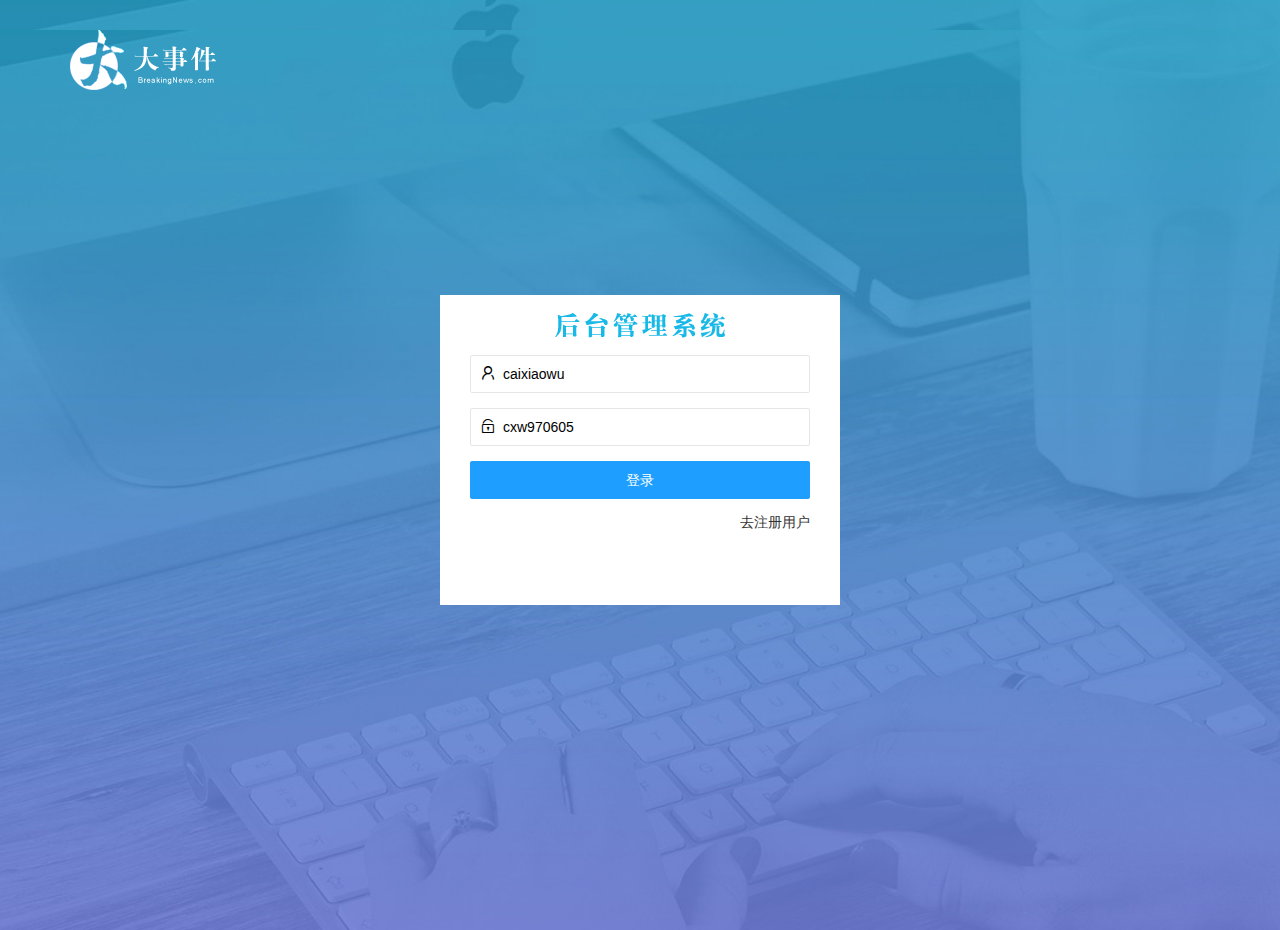
<file: login.html>
<!DOCTYPE html>
<html lang="en">

<head>
    <meta charset="UTF-8">
    <meta name="viewport" content="width=device-width, initial-scale=1.0">
    <title>Document</title>
    <!-- 引入layui 样式 -->
    <link rel="stylesheet" href="/assets/lib/layui/css/layui.css">
    <!-- 引入自身样式 -->
    <link rel="stylesheet" href="/assets/css/login.css">
</head>

<body>
    <!-- logo区 -->
    <div class="layui-main logo">
        <img src="/assets/images/logo.png" alt="">
    </div>
    <div class="loginAndRegBox">
        <!-- 头部区域 -->
        <div class="titleBox"></div>
        <!-- 登录 -->
        <div class="login-box">
            <!-- 登录表单 -->
            <form class="layui-form" id="form_login">
                <!-- 请输入用户名 -->
                <div class="layui-form-item">
                    <i class="layui-icon layui-icon-username"></i>
                    <input value="caixiaowu" type="text" name="username" required lay-verify="required" placeholder="请输入用户名"
                        autocomplete="off" class="layui-input">
                </div>
                <!-- 密码 -->
                <div class="layui-form-item">
                    <i class="layui-icon layui-icon-password"></i>
                    <input value="cxw970605" type="text" name="password" required lay-verify="required" placeholder="请输入密码"
                        autocomplete="off" class="layui-input">
                </div>
                <!-- 登录 -->
                <div class="layui-form-item">
                    <button class="layui-btn layui-btn-fluid layui-btn-normal" lay-submit>登录</button>
                </div>
                <div class="layui-form-item">
                    <a href="javascript:;" id="reg-link" class="links">去注册用户</a>
                </div>
            </form>
        </div>
        <!-- 注册 -->
        <div class="reg-box" style="display: none;">
            <!-- 注册表单 -->
            <form class="layui-form" id="form_reg">
                <!-- 请输入用户名 -->
                <div class="layui-form-item">
                    <i class="layui-icon layui-icon-username"></i>
                    <input type="text" name="username" required lay-verify="required" placeholder="请输入用户名"
                        autocomplete="off" class="layui-input">
                </div>
                <!-- 密码 -->
                <div class="layui-form-item">
                    <i class="layui-icon layui-icon-password"></i>
                    <input type="text" name="password" required lay-verify="required|pwd" placeholder="请输入密码"
                        autocomplete="off" class="layui-input">
                </div>
                <!-- 确认密码 -->
                <div class="layui-form-item">
                    <i class="layui-icon layui-icon-password"></i>
                    <input type="text" name="repassword" required lay-verify="required|pwd|repwd" placeholder="请确认密码"
                        autocomplete="off" class="layui-input">
                </div>
                <!-- 登录 -->
                <div class="layui-form-item">
                    <button class="layui-btn layui-btn-fluid layui-btn-normal" lay-submit>注册</button>
                </div>
                <div class="layui-form-item">
                    <a href="javascript:;" id="login-link" class="links">去登录</a>
                </div>
            </form>
            
        </div>
    </div>
</body>
<!-- 引入layui 的js -->
<script src="/assets/lib/layui/layui.all.js"></script>
<!-- 引入JQ -->
<script src="/assets/lib/jquery.js"></script>
<!-- 引入baseAPI.js -->
<script src="/assets/js/baseAPI.js"></script>
<!-- 引入自身的js -->
<script src="/assets/js/login.js"></script>

</html>
</file>
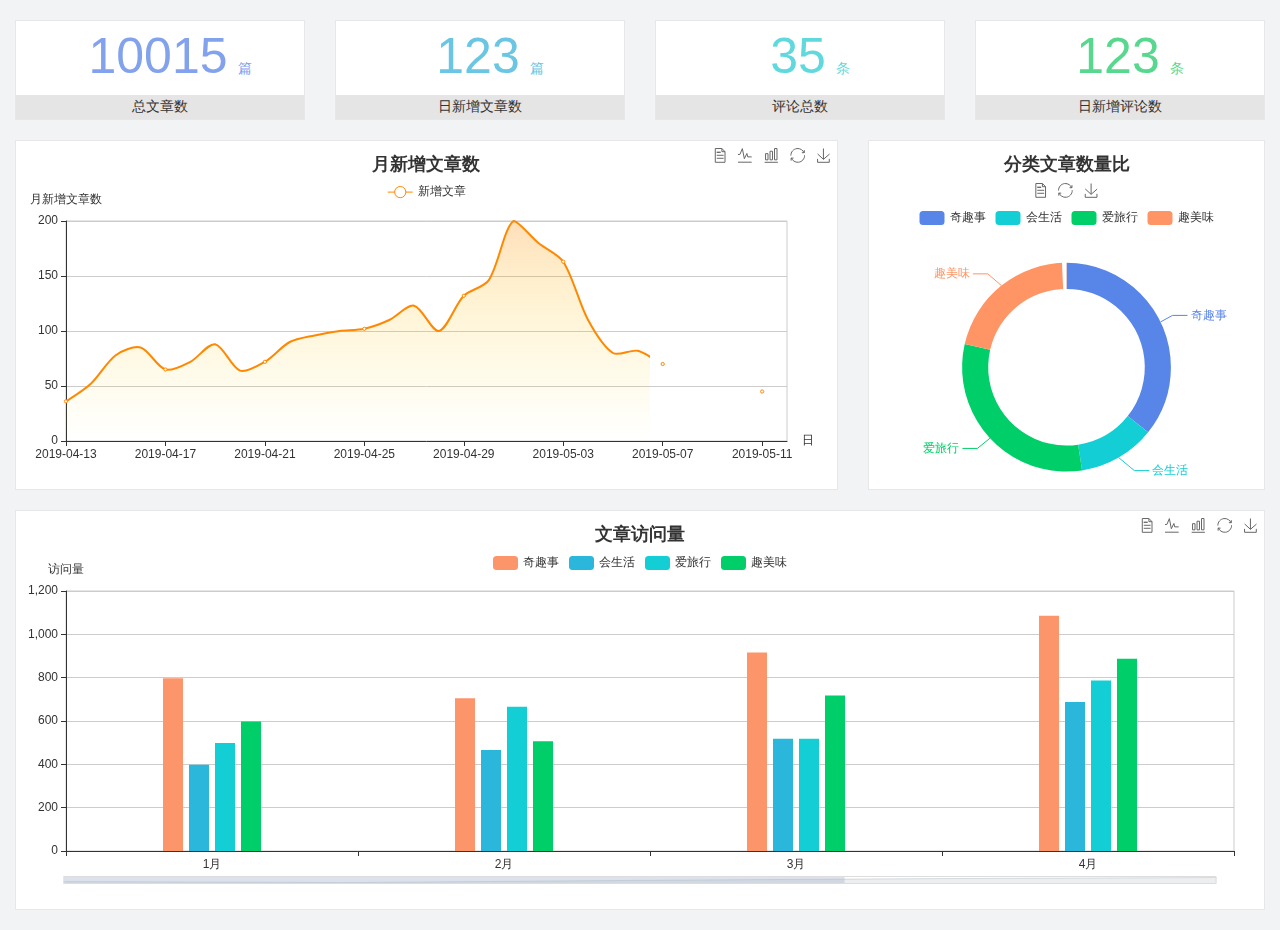
<file: home/dashboard.html>
<!DOCTYPE html>
<html lang="en">

<head>
  <meta charset="UTF-8">
  <meta name="viewport" content="width=device-width, initial-scale=1.0">
  <meta http-equiv="X-UA-Compatible" content="ie=edge">
  <title>图表统计</title>
  <link rel="stylesheet" href="../assets/lib/bootstrap.css" />
  <link rel="stylesheet" href="../assets/lib/main.css" />
  <script src="../assets/lib/jquery.js"></script>
  <script type="text/javascript" src="../assets/lib/echarts.min.js"></script>
</head>

<body>
  <div class="container-fluid">
    <div class="row spannel_list">
      <div class="col-sm-3 col-xs-6">
        <div class="spannel">
          <em>10015</em><span>篇</span>
          <b>总文章数</b>
        </div>
      </div>
      <div class="col-sm-3 col-xs-6">
        <div class="spannel scolor01">
          <em>123</em><span>篇</span>
          <b>日新增文章数</b>
        </div>
      </div>
      <div class="col-sm-3 col-xs-6">
        <div class="spannel scolor02">
          <em>35</em><span>条</span>
          <b>评论总数</b>
        </div>
      </div>
      <div class="col-sm-3 col-xs-6">
        <div class="spannel scolor03">
          <em>123</em><span>条</span>
          <b>日新增评论数</b>
        </div>
      </div>
    </div>
  </div>

  <div class="container-fluid">
    <div class="row curve-pie">
      <div class="col-lg-8 col-md-8">
        <div class="gragh_pannel" id="curve_show"></div>
      </div>
      <div class="col-lg-4 col-md-4">
        <div class="gragh_pannel" id="pie_show"></div>
      </div>
    </div>
  </div>

  <div class="container-fluid">
    <div class="column_pannel" id="column_show"></div>
  </div>

  <script>
    var oChart = echarts.init(document.getElementById('curve_show'));
    var aList_all = [
      { 'count': 36, 'date': '2019-04-13' },
      { 'count': 52, 'date': '2019-04-14' },
      { 'count': 78, 'date': '2019-04-15' },
      { 'count': 85, 'date': '2019-04-16' },
      { 'count': 65, 'date': '2019-04-17' },
      { 'count': 72, 'date': '2019-04-18' },
      { 'count': 88, 'date': '2019-04-19' },
      { 'count': 64, 'date': '2019-04-20' },
      { 'count': 72, 'date': '2019-04-21' },
      { 'count': 90, 'date': '2019-04-22' },
      { 'count': 96, 'date': '2019-04-23' },
      { 'count': 100, 'date': '2019-04-24' },
      { 'count': 102, 'date': '2019-04-25' },
      { 'count': 110, 'date': '2019-04-26' },
      { 'count': 123, 'date': '2019-04-27' },
      { 'count': 100, 'date': '2019-04-28' },
      { 'count': 132, 'date': '2019-04-29' },
      { 'count': 146, 'date': '2019-04-30' },
      { 'count': 200, 'date': '2019-05-01' },
      { 'count': 180, 'date': '2019-05-02' },
      { 'count': 163, 'date': '2019-05-03' },
      { 'count': 110, 'date': '2019-05-04' },
      { 'count': 80, 'date': '2019-05-05' },
      { 'count': 82, 'date': '2019-05-06' },
      { 'count': 70, 'date': '2019-05-07' },
      { 'count': 65, 'date': '2019-05-08' },
      { 'count': 54, 'date': '2019-05-09' },
      { 'count': 40, 'date': '2019-05-10' },
      { 'count': 45, 'date': '2019-05-11' },
      { 'count': 38, 'date': '2019-05-12' },
    ];

    let aCount = [];
    let aDate = [];

    for (var i = 0; i < aList_all.length; i++) {
      aCount.push(aList_all[i].count);
      aDate.push(aList_all[i].date);
    }

    var chartopt = {
      title: {
        text: '月新增文章数',
        left: 'center',
        top: '10'
      },
      tooltip: {
        trigger: 'axis'
      },
      legend: {
        data: ['新增文章'],
        top: '40'
      },
      toolbox: {
        show: true,
        feature: {
          mark: { show: true },
          dataView: { show: true, readOnly: false },
          magicType: { show: true, type: ['line', 'bar'] },
          restore: { show: true },
          saveAsImage: { show: true }
        }
      },
      calculable: true,
      xAxis: [
        {
          name: '日',
          type: 'category',
          boundaryGap: false,
          data: aDate
        }
      ],
      yAxis: [
        {
          name: '月新增文章数',
          type: 'value'
        }
      ],
      series: [
        {
          name: '新增文章',
          type: 'line',
          smooth: true,
          itemStyle: { normal: { areaStyle: { type: 'default' }, color: '#f80' }, lineStyle: { color: '#f80' } },
          data: aCount
        }],
      areaStyle: {
        normal: {
          color: new echarts.graphic.LinearGradient(0, 0, 0, 1, [{
            offset: 0,
            color: 'rgba(255,136,0,0.39)'
          }, {
            offset: .34,
            color: 'rgba(255,180,0,0.25)'
          }, {
            offset: 1,
            color: 'rgba(255,222,0,0.00)'
          }])

        }
      },
      grid: {
        show: true,
        x: 50,
        x2: 50,
        y: 80,
        height: 220
      }
    };

    oChart.setOption(chartopt);


    var oPie = echarts.init(document.getElementById('pie_show'));
    var oPieopt =
    {
      title: {
        top: 10,
        text: '分类文章数量比',
        x: 'center'
      },
      tooltip: {
        trigger: 'item',
        formatter: "{a} <br/>{b} : {c} ({d}%)"
      },
      color: ['#5885e8', '#13cfd5', '#00ce68', '#ff9565'],
      legend: {
        x: 'center',
        top: 65,
        data: ['奇趣事', '会生活', '爱旅行', '趣美味']
      },
      toolbox: {
        show: true,
        x: 'center',
        top: 35,
        feature: {
          mark: { show: true },
          dataView: { show: true, readOnly: false },
          magicType: {
            show: true,
            type: ['pie', 'funnel'],
            option: {
              funnel: {
                x: '25%',
                width: '50%',
                funnelAlign: 'left',
                max: 1548
              }
            }
          },
          restore: { show: true },
          saveAsImage: { show: true }
        }
      },
      calculable: true,
      series: [
        {
          name: '访问来源',
          type: 'pie',
          radius: ['45%', '60%'],
          center: ['50%', '65%'],
          data: [
            { value: 300, name: '奇趣事' },
            { value: 100, name: '会生活' },
            { value: 260, name: '爱旅行' },
            { value: 180, name: '趣美味' }
          ]
        }
      ]
    };
    oPie.setOption(oPieopt);



    var oColumn = this.echarts.init(document.getElementById('column_show'));
    var oColumnopt =
    {
      title: {
        text: '文章访问量',
        left: 'center',
        top: '10'
      },
      tooltip: {
        trigger: 'axis'
      },
      legend: {
        data: ['奇趣事', '会生活', '爱旅行', '趣美味'],
        top: '40'
      },
      toolbox: {
        show: true,
        feature: {
          mark: { show: true },
          dataView: { show: true, readOnly: false },
          magicType: { show: true, type: ['line', 'bar'] },
          restore: { show: true },
          saveAsImage: { show: true }
        }
      },
      calculable: true,
      xAxis: [
        {
          type: 'category',
          data: ['1月', '2月', '3月', '4月', '5月']
        }
      ],
      yAxis: [
        {
          name: '访问量',
          type: 'value'
        }
      ],
      series: [
        {
          name: '奇趣事',
          type: 'bar',
          barWidth: 20,
          itemStyle: {
            normal: { areaStyle: { type: 'default' }, color: '#fd956a' }
          },
          data: [800, 708, 920, 1090, 1200]
        },
        {
          name: '会生活',
          type: 'bar',
          barWidth: 20,
          itemStyle: {
            normal: { areaStyle: { type: 'default' }, color: '#2bb6db' }
          },
          data: [400, 468, 520, 690, 800]
        },
        {
          name: '爱旅行',
          type: 'bar',
          barWidth: 20,
          itemStyle: {
            normal: { areaStyle: { type: 'default' }, color: '#13cfd5' }
          },
          data: [500, 668, 520, 790, 900]
        },
        {
          name: '趣美味',
          type: 'bar',
          barWidth: 20,
          itemStyle: {
            normal: { areaStyle: { type: 'default' }, color: '#00ce68' }
          },
          data: [600, 508, 720, 890, 1000]
        }
      ],
      grid: {
        show: true,
        x: 50,
        x2: 30,
        y: 80,
        height: 260
      },
      dataZoom: [//给x轴设置滚动条
        {
          start: 0,//默认为0
          end: 100 - 1000 / 31,//默认为100
          type: 'slider',
          show: true,
          xAxisIndex: [0],
          handleSize: 0,//滑动条的 左右2个滑动条的大小
          height: 8,//组件高度
          left: 45, //左边的距离
          right: 50,//右边的距离
          bottom: 26,//右边的距离
          handleColor: '#ddd',//h滑动图标的颜色
          handleStyle: {
            borderColor: "#cacaca",
            borderWidth: "1",
            shadowBlur: 2,
            background: "#ddd",
            shadowColor: "#ddd",
          }
        }]
    };
    oColumn.setOption(oColumnopt);
  </script>
</body>

</html>
</file>
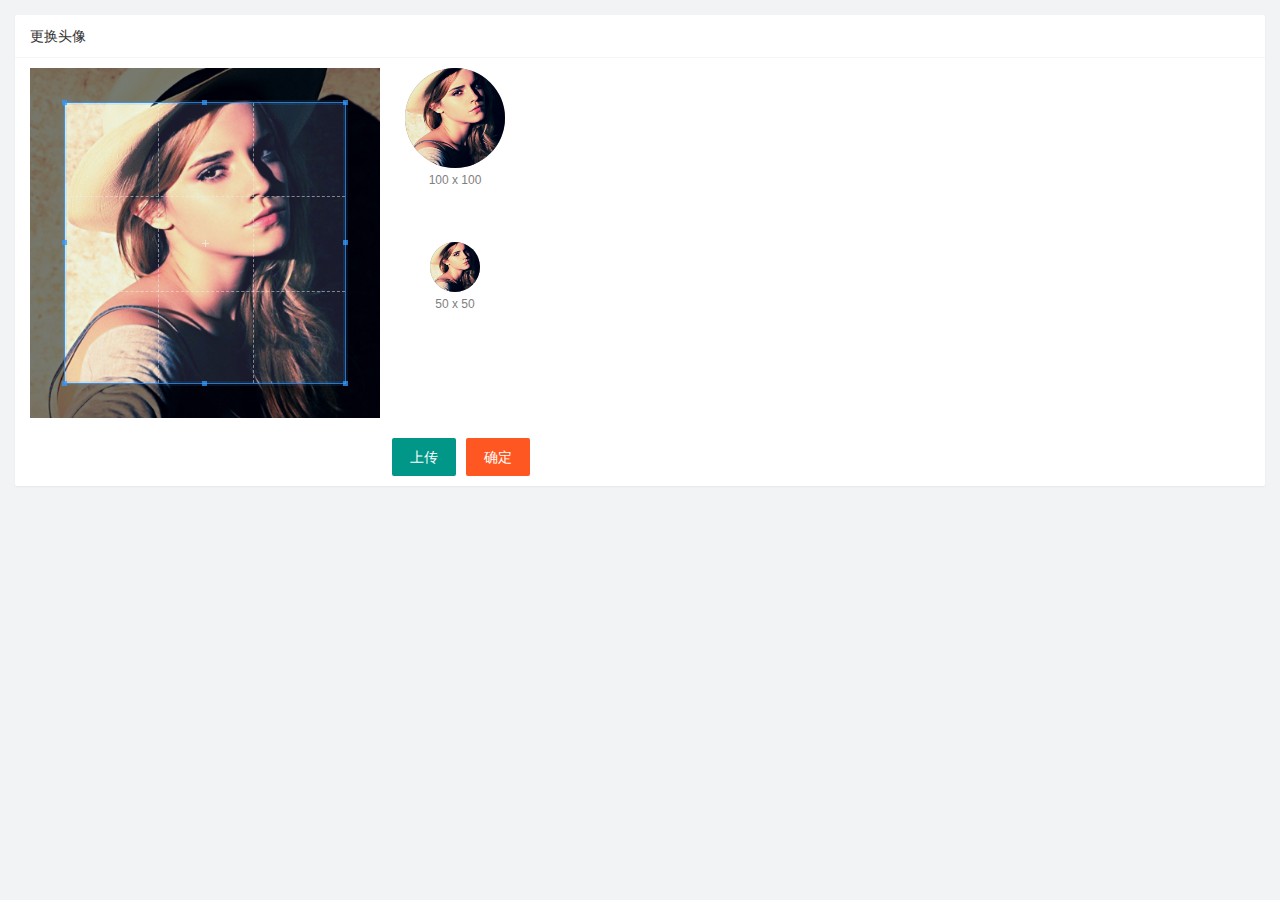
<file: user/user_avatar.html>
<!DOCTYPE html>
<html lang="en">

<head>
    <meta charset="UTF-8">
    <meta name="viewport" content="width=device-width, initial-scale=1.0">
    <title>个人中心/更换头像</title>
    <!-- 引入layui的样式 -->
    <link rel="stylesheet" href="/assets/lib/layui/css/layui.css">
    <!-- 引入cropper -->
    <link rel="stylesheet" href="/assets/lib/cropper/cropper.css" />
    <!-- 引入自己的样式 -->
    <link rel="stylesheet" href="/assets/css/user/user_avatar.css">
</head>

<body>
    <div class="layui-card">
        <div class="layui-card-header">更换头像</div>
        <div class="layui-card-body">
            <!-- 第一行的图片裁剪和预览区域 -->
            <div class="row1">
                <!-- 图片裁剪区域 -->
                <div class="cropper-box">
                    <!-- 这个 img 标签很重要，将来会把它初始化为裁剪区域 -->
                    <img id="image" src="/assets/images/sample.jpg" />
                </div>
                <!-- 图片的预览区域 -->
                <div class="preview-box">
                    <div>
                        <!-- 宽高为 100px 的预览区域 -->
                        <div class="img-preview w100"></div>
                        <p class="size">100 x 100</p>
                    </div>
                    <div>
                        <!-- 宽高为 50px 的预览区域 -->
                        <div class="img-preview w50"></div>
                        <p class="size">50 x 50</p>
                    </div>
                </div>
            </div>

            <!-- 第二行的按钮区域 -->
            <div class="row2">
                <!-- 隐藏上传框 -->
                <input type="file"  id="file" accept="image/png,image/jpeg">
                <button type="button" class="layui-btn" id="btnChooseImage">上传</button>
                <button id="btnUpload" type="button" class="layui-btn layui-btn-danger">确定</button>
            </div>
        </div>
    </div>
    <!-- 引入layui -->
    <script src="/assets/lib/layui/layui.all.js"></script>
    <!-- 引入jq -->
    <script src="/assets/lib/jquery.js"></script>
    <script src="/assets/lib/cropper/Cropper.js"></script>
    <script src="/assets/lib/cropper/jquery-cropper.js"></script>
    <!-- 引入baseAPI -->
    <script src="/assets/js/baseAPI.js"></script>
    <!-- 引入自己的js -->
    <script src="/assets/js/user/user_avatar.js"></script>
</body>

</html>
</file>
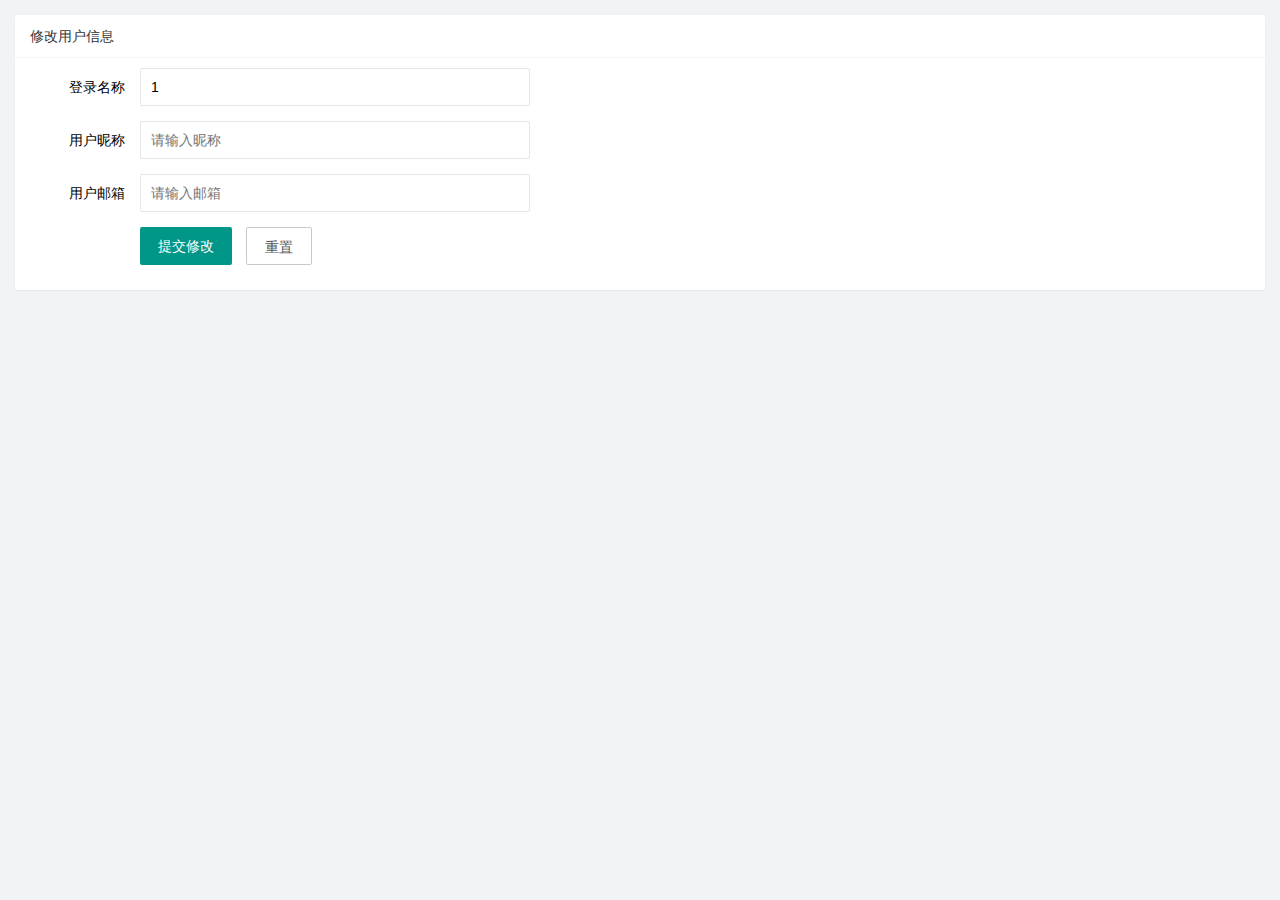
<file: user/user_info.html>
<!DOCTYPE html>
<html lang="en">

<head>
    <meta charset="UTF-8">
    <meta name="viewport" content="width=device-width, initial-scale=1.0">
    <title>个人中心/基本资料</title>
    <!-- 引入layui的样式 -->
    <link rel="stylesheet" href="/assets/lib/layui/css/layui.css">
    <!-- 引入自己的css -->
    <link rel="stylesheet" href="/assets/css/user/user_info.css">
</head>

<body>
    <div class="layui-card">
        <div class="layui-card-header">修改用户信息</div>
        <div class="layui-card-body">
            <!-- 表单 -->
            <form class="layui-form" lay-filter="formUserInfo">
                <!-- 隐藏保存id -->
                <input type="hidden" name="id">
                <!-- 登录名称 -->
                <div class="layui-form-item">
                    <label class="layui-form-label">登录名称</label>
                    <div class="layui-input-block">
                        <input value="1" type="text" name="username" readonly required lay-verify="required" placeholder="请输入登录名称"
                            autocomplete="off" class="layui-input">
                    </div>
                </div>
                <!-- 用户昵称 -->
                <div class="layui-form-item">
                    <label class="layui-form-label">用户昵称</label>
                    <div class="layui-input-block">
                        <input type="text" name="nickname" required lay-verify="required|nickname" placeholder="请输入昵称"
                            autocomplete="off" class="layui-input">
                    </div>
                </div>
                <!-- 用户邮箱 -->
                <div class="layui-form-item">
                    <label class="layui-form-label">用户邮箱</label>
                    <div class="layui-input-block">
                        <input type="text" name="email" required lay-verify="required|email" placeholder="请输入邮箱"
                            autocomplete="off" class="layui-input">
                    </div>
                </div>
                <!-- 提交 -->
                <div class="layui-form-item">
                    <div class="layui-input-block">
                        <button class="layui-btn" lay-submit lay-filter="formDemo">提交修改</button>
                        <button id="btnReset" type="reset" class="layui-btn layui-btn-primary">重置</button>
                    </div>
                </div>
            </form>
        </div>
    </div>
    <!-- 引入layui -->
    <script src="/assets/lib/layui/layui.all.js"></script>
    <!-- 引入jq -->
    <script src="/assets/lib/jquery.js"></script>
    <!-- 引入baseAPI -->
    <script src="/assets/js/baseAPI.js"></script>
    <!-- 引入自己的js -->
    <script src="/assets/js/user/user_info.js"></script>
</body>

</html>
</file>
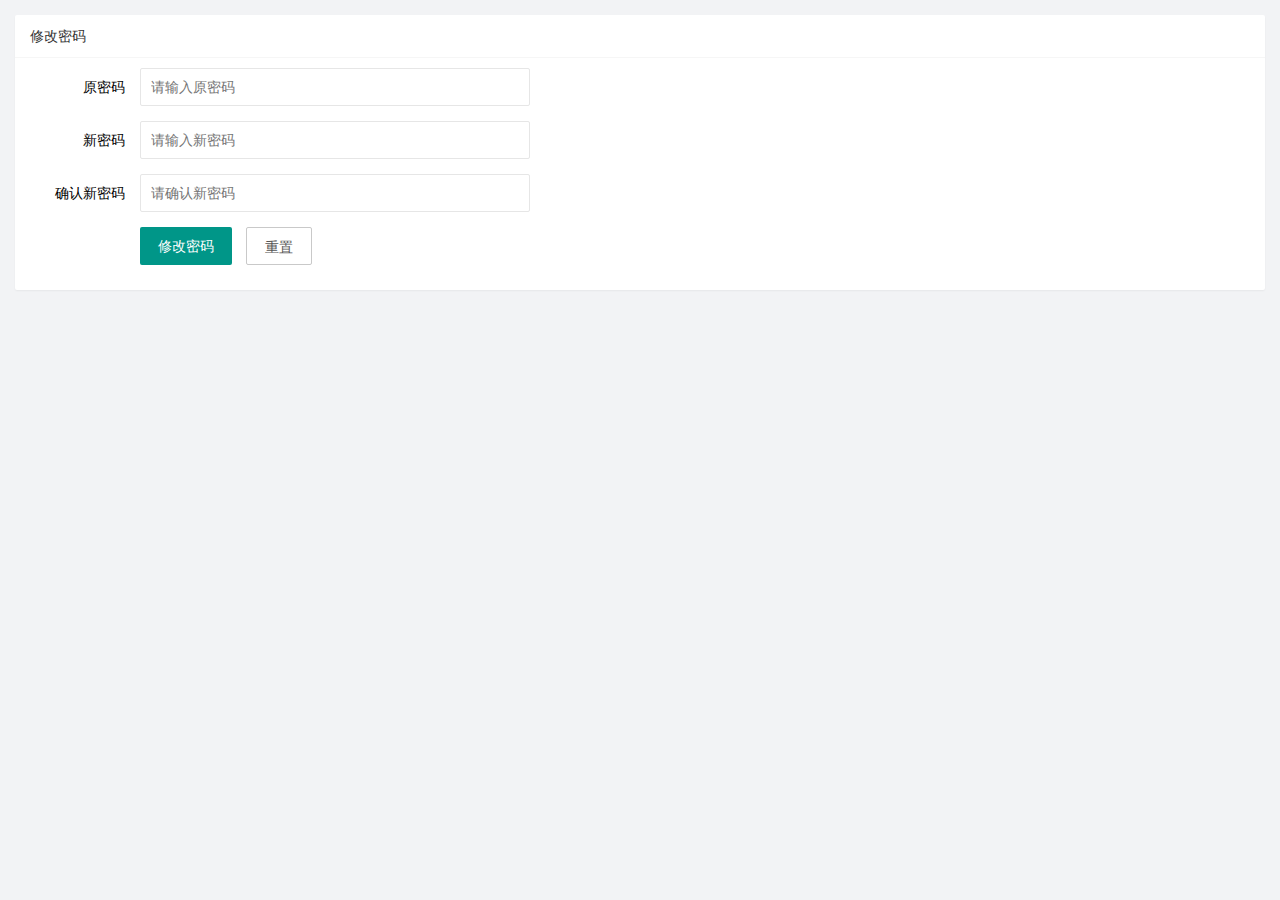
<file: user/user_pwd.html>
<!DOCTYPE html>
<html lang="en">

<head>
    <meta charset="UTF-8">
    <meta name="viewport" content="width=device-width, initial-scale=1.0">
    <title>个人中心/重置密码</title>
    <!-- 引入layui -->
    <link rel="stylesheet" href="/assets/lib/layui/css/layui.css">
    <!-- 引入自己的样式 -->
    <link rel="stylesheet" href="/assets/css/user/user_pwd.css">
</head>

<body>
    <div class="layui-card">
        <div class="layui-card-header">修改密码</div>
        <div class="layui-card-body">
            <!-- 表单 -->
            <form class="layui-form" action="">
                <!-- 旧密码 -->
                <div class="layui-form-item">
                    <label class="layui-form-label">原密码</label>
                    <div class="layui-input-block">
                        <input type="text" name="oldPwd" required lay-verify="required|pwd" placeholder="请输入原密码"
                            autocomplete="off" class="layui-input">
                    </div>
                </div>
                <!-- 新密码 -->
                <div class="layui-form-item">
                    <label class="layui-form-label">新密码</label>
                    <div class="layui-input-block">
                        <input type="text" name="newPwd" required lay-verify="required|pwd|samePwd" placeholder="请输入新密码"
                            autocomplete="off" class="layui-input">
                    </div>
                </div>
                <!-- 确认密码 -->
                <div class="layui-form-item">
                    <label class="layui-form-label">确认新密码</label>
                    <div class="layui-input-block">
                        <input type="text" name="rePwd" required lay-verify="required|pwd|rePwd" placeholder="请确认新密码"
                            autocomplete="off" class="layui-input">
                    </div>
                </div>
                <!-- 提交 -->
                <div class="layui-form-item">
                    <div class="layui-input-block">
                        <button class="layui-btn" lay-submit lay-filter="formDemo">修改密码</button>
                        <button type="reset" class="layui-btn layui-btn-primary">重置</button>
                    </div>
                </div>
            </form>
        </div>
    </div>
    <!-- 引入layui -->
    <script src="/assets/lib/layui/layui.all.js"></script>
    <!-- 引入jq -->
    <script src="/assets/lib/jquery.js"></script>
    <!-- 引入baseAPI -->
    <script src="/assets/js/baseAPI.js"></script>
    <!-- 引入自己的js -->
    <script src="/assets/js/user/user_pwd.js"></script>
</body>

</html>
</file>
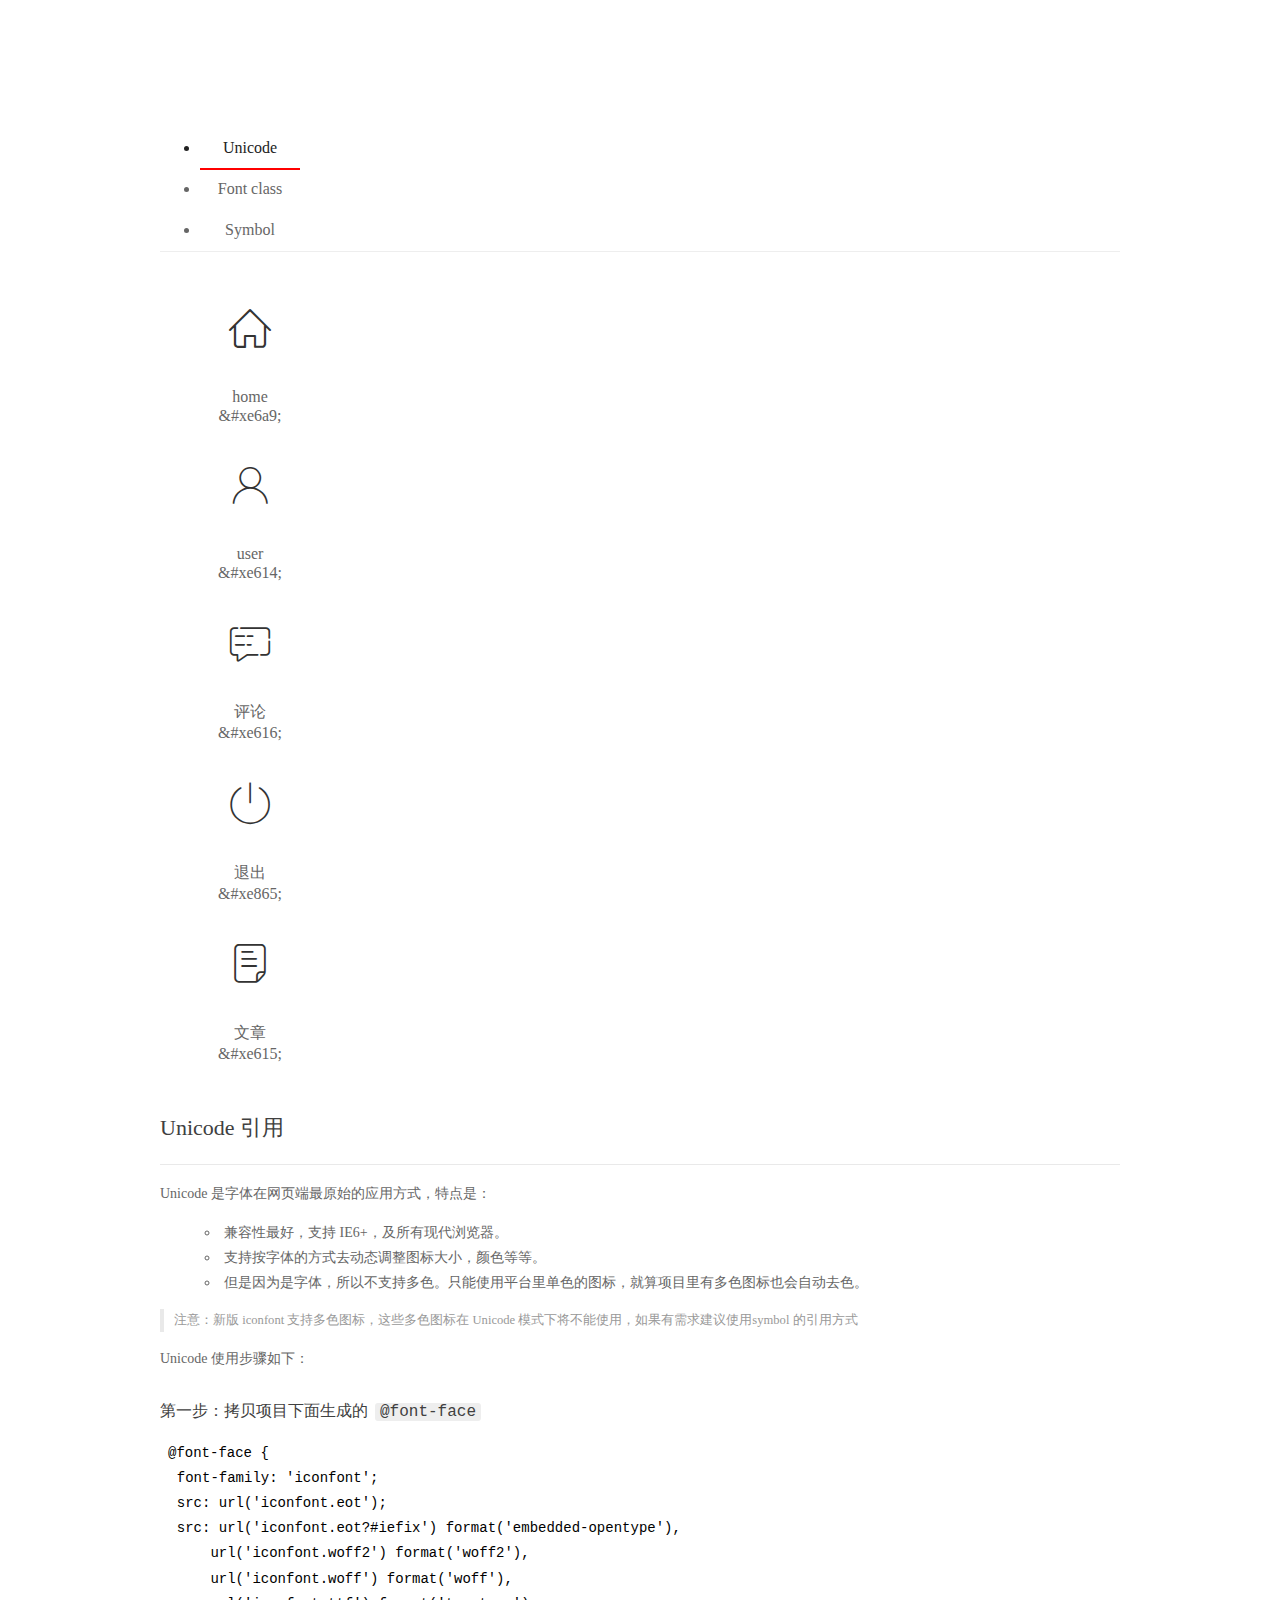
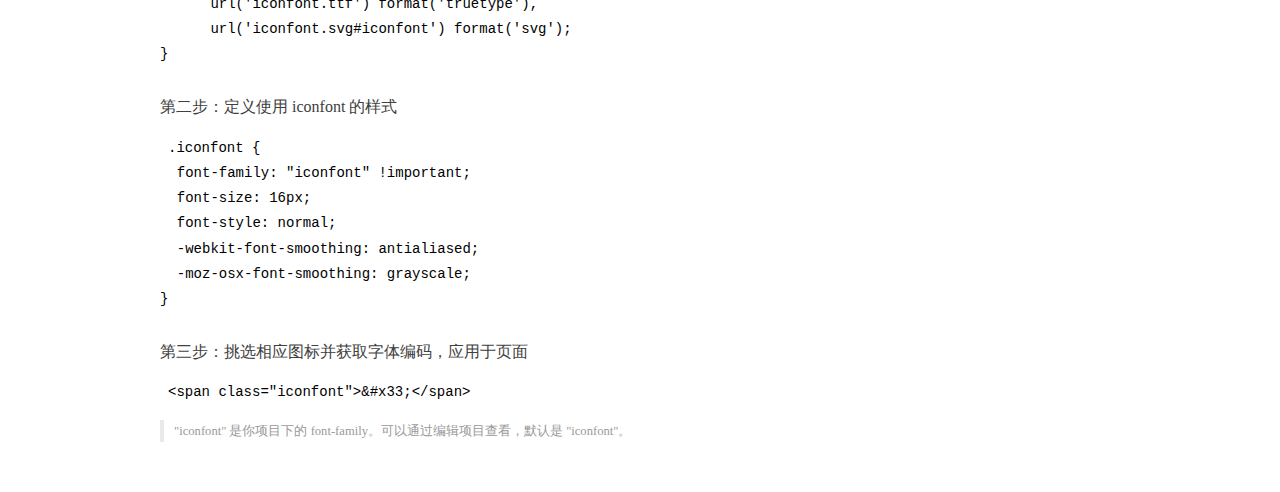
<file: assets/fonts/demo_index.html>
<!DOCTYPE html>
<html>
<head>
  <meta charset="utf-8"/>
  <title>IconFont Demo</title>
  <link rel="shortcut icon" href="https://gtms04.alicdn.com/tps/i4/TB1_oz6GVXXXXaFXpXXJDFnIXXX-64-64.ico" type="image/x-icon"/>
  <link rel="stylesheet" href="https://g.alicdn.com/thx/cube/1.3.2/cube.min.css">
  <link rel="stylesheet" href="demo.css">
  <link rel="stylesheet" href="iconfont.css">
  <script src="iconfont.js"></script>
  <!-- jQuery -->
  <script src="https://a1.alicdn.com/oss/uploads/2018/12/26/7bfddb60-08e8-11e9-9b04-53e73bb6408b.js"></script>
  <!-- 代码高亮 -->
  <script src="https://a1.alicdn.com/oss/uploads/2018/12/26/a3f714d0-08e6-11e9-8a15-ebf944d7534c.js"></script>
</head>
<body>
  <div class="main">
    <h1 class="logo"><a href="https://www.iconfont.cn/" title="iconfont 首页" target="_blank">&#xe86b;</a></h1>
    <div class="nav-tabs">
      <ul id="tabs" class="dib-box">
        <li class="dib active"><span>Unicode</span></li>
        <li class="dib"><span>Font class</span></li>
        <li class="dib"><span>Symbol</span></li>
      </ul>
      
    </div>
    <div class="tab-container">
      <div class="content unicode" style="display: block;">
          <ul class="icon_lists dib-box">
          
            <li class="dib">
              <span class="icon iconfont">&#xe6a9;</span>
                <div class="name">home</div>
                <div class="code-name">&amp;#xe6a9;</div>
              </li>
          
            <li class="dib">
              <span class="icon iconfont">&#xe614;</span>
                <div class="name">user</div>
                <div class="code-name">&amp;#xe614;</div>
              </li>
          
            <li class="dib">
              <span class="icon iconfont">&#xe616;</span>
                <div class="name">评论</div>
                <div class="code-name">&amp;#xe616;</div>
              </li>
          
            <li class="dib">
              <span class="icon iconfont">&#xe865;</span>
                <div class="name">退出</div>
                <div class="code-name">&amp;#xe865;</div>
              </li>
          
            <li class="dib">
              <span class="icon iconfont">&#xe615;</span>
                <div class="name">文章</div>
                <div class="code-name">&amp;#xe615;</div>
              </li>
          
          </ul>
          <div class="article markdown">
          <h2 id="unicode-">Unicode 引用</h2>
          <hr>

          <p>Unicode 是字体在网页端最原始的应用方式，特点是：</p>
          <ul>
            <li>兼容性最好，支持 IE6+，及所有现代浏览器。</li>
            <li>支持按字体的方式去动态调整图标大小，颜色等等。</li>
            <li>但是因为是字体，所以不支持多色。只能使用平台里单色的图标，就算项目里有多色图标也会自动去色。</li>
          </ul>
          <blockquote>
            <p>注意：新版 iconfont 支持多色图标，这些多色图标在 Unicode 模式下将不能使用，如果有需求建议使用symbol 的引用方式</p>
          </blockquote>
          <p>Unicode 使用步骤如下：</p>
          <h3 id="-font-face">第一步：拷贝项目下面生成的 <code>@font-face</code></h3>
<pre><code class="language-css"
>@font-face {
  font-family: 'iconfont';
  src: url('iconfont.eot');
  src: url('iconfont.eot?#iefix') format('embedded-opentype'),
      url('iconfont.woff2') format('woff2'),
      url('iconfont.woff') format('woff'),
      url('iconfont.ttf') format('truetype'),
      url('iconfont.svg#iconfont') format('svg');
}
</code></pre>
          <h3 id="-iconfont-">第二步：定义使用 iconfont 的样式</h3>
<pre><code class="language-css"
>.iconfont {
  font-family: "iconfont" !important;
  font-size: 16px;
  font-style: normal;
  -webkit-font-smoothing: antialiased;
  -moz-osx-font-smoothing: grayscale;
}
</code></pre>
          <h3 id="-">第三步：挑选相应图标并获取字体编码，应用于页面</h3>
<pre>
<code class="language-html"
>&lt;span class="iconfont"&gt;&amp;#x33;&lt;/span&gt;
</code></pre>
          <blockquote>
            <p>"iconfont" 是你项目下的 font-family。可以通过编辑项目查看，默认是 "iconfont"。</p>
          </blockquote>
          </div>
      </div>
      <div class="content font-class">
        <ul class="icon_lists dib-box">
          
          <li class="dib">
            <span class="icon iconfont icon-home"></span>
            <div class="name">
              home
            </div>
            <div class="code-name">.icon-home
            </div>
          </li>
          
          <li class="dib">
            <span class="icon iconfont icon-user"></span>
            <div class="name">
              user
            </div>
            <div class="code-name">.icon-user
            </div>
          </li>
          
          <li class="dib">
            <span class="icon iconfont icon-pinglun"></span>
            <div class="name">
              评论
            </div>
            <div class="code-name">.icon-pinglun
            </div>
          </li>
          
          <li class="dib">
            <span class="icon iconfont icon-tuichu"></span>
            <div class="name">
              退出
            </div>
            <div class="code-name">.icon-tuichu
            </div>
          </li>
          
          <li class="dib">
            <span class="icon iconfont icon-16"></span>
            <div class="name">
              文章
            </div>
            <div class="code-name">.icon-16
            </div>
          </li>
          
        </ul>
        <div class="article markdown">
        <h2 id="font-class-">font-class 引用</h2>
        <hr>

        <p>font-class 是 Unicode 使用方式的一种变种，主要是解决 Unicode 书写不直观，语意不明确的问题。</p>
        <p>与 Unicode 使用方式相比，具有如下特点：</p>
        <ul>
          <li>兼容性良好，支持 IE8+，及所有现代浏览器。</li>
          <li>相比于 Unicode 语意明确，书写更直观。可以很容易分辨这个 icon 是什么。</li>
          <li>因为使用 class 来定义图标，所以当要替换图标时，只需要修改 class 里面的 Unicode 引用。</li>
          <li>不过因为本质上还是使用的字体，所以多色图标还是不支持的。</li>
        </ul>
        <p>使用步骤如下：</p>
        <h3 id="-fontclass-">第一步：引入项目下面生成的 fontclass 代码：</h3>
<pre><code class="language-html">&lt;link rel="stylesheet" href="./iconfont.css"&gt;
</code></pre>
        <h3 id="-">第二步：挑选相应图标并获取类名，应用于页面：</h3>
<pre><code class="language-html">&lt;span class="iconfont icon-xxx"&gt;&lt;/span&gt;
</code></pre>
        <blockquote>
          <p>"
            iconfont" 是你项目下的 font-family。可以通过编辑项目查看，默认是 "iconfont"。</p>
        </blockquote>
      </div>
      </div>
      <div class="content symbol">
          <ul class="icon_lists dib-box">
          
            <li class="dib">
                <svg class="icon svg-icon" aria-hidden="true">
                  <use xlink:href="#icon-home"></use>
                </svg>
                <div class="name">home</div>
                <div class="code-name">#icon-home</div>
            </li>
          
            <li class="dib">
                <svg class="icon svg-icon" aria-hidden="true">
                  <use xlink:href="#icon-user"></use>
                </svg>
                <div class="name">user</div>
                <div class="code-name">#icon-user</div>
            </li>
          
            <li class="dib">
                <svg class="icon svg-icon" aria-hidden="true">
                  <use xlink:href="#icon-pinglun"></use>
                </svg>
                <div class="name">评论</div>
                <div class="code-name">#icon-pinglun</div>
            </li>
          
            <li class="dib">
                <svg class="icon svg-icon" aria-hidden="true">
                  <use xlink:href="#icon-tuichu"></use>
                </svg>
                <div class="name">退出</div>
                <div class="code-name">#icon-tuichu</div>
            </li>
          
            <li class="dib">
                <svg class="icon svg-icon" aria-hidden="true">
                  <use xlink:href="#icon-16"></use>
                </svg>
                <div class="name">文章</div>
                <div class="code-name">#icon-16</div>
            </li>
          
          </ul>
          <div class="article markdown">
          <h2 id="symbol-">Symbol 引用</h2>
          <hr>

          <p>这是一种全新的使用方式，应该说这才是未来的主流，也是平台目前推荐的用法。相关介绍可以参考这篇<a href="">文章</a>
            这种用法其实是做了一个 SVG 的集合，与另外两种相比具有如下特点：</p>
          <ul>
            <li>支持多色图标了，不再受单色限制。</li>
            <li>通过一些技巧，支持像字体那样，通过 <code>font-size</code>, <code>color</code> 来调整样式。</li>
            <li>兼容性较差，支持 IE9+，及现代浏览器。</li>
            <li>浏览器渲染 SVG 的性能一般，还不如 png。</li>
          </ul>
          <p>使用步骤如下：</p>
          <h3 id="-symbol-">第一步：引入项目下面生成的 symbol 代码：</h3>
<pre><code class="language-html">&lt;script src="./iconfont.js"&gt;&lt;/script&gt;
</code></pre>
          <h3 id="-css-">第二步：加入通用 CSS 代码（引入一次就行）：</h3>
<pre><code class="language-html">&lt;style&gt;
.icon {
  width: 1em;
  height: 1em;
  vertical-align: -0.15em;
  fill: currentColor;
  overflow: hidden;
}
&lt;/style&gt;
</code></pre>
          <h3 id="-">第三步：挑选相应图标并获取类名，应用于页面：</h3>
<pre><code class="language-html">&lt;svg class="icon" aria-hidden="true"&gt;
  &lt;use xlink:href="#icon-xxx"&gt;&lt;/use&gt;
&lt;/svg&gt;
</code></pre>
          </div>
      </div>

    </div>
  </div>
  <script>
  $(document).ready(function () {
      $('.tab-container .content:first').show()

      $('#tabs li').click(function (e) {
        var tabContent = $('.tab-container .content')
        var index = $(this).index()

        if ($(this).hasClass('active')) {
          return
        } else {
          $('#tabs li').removeClass('active')
          $(this).addClass('active')

          tabContent.hide().eq(index).fadeIn()
        }
      })
    })
  </script>
</body>
</html>
</file>
<file: assets/lib/layui/css/layui.css>
/** layui-v2.5.5 MIT License By https://www.layui.com */
 .layui-inline,img{display:inline-block;vertical-align:middle}h1,h2,h3,h4,h5,h6{font-weight:400}.layui-edge,.layui-header,.layui-inline,.layui-main{position:relative}.layui-body,.layui-edge,.layui-elip{overflow:hidden}.layui-btn,.layui-edge,.layui-inline,img{vertical-align:middle}.layui-btn,.layui-disabled,.layui-icon,.layui-unselect{-moz-user-select:none;-webkit-user-select:none;-ms-user-select:none}.layui-elip,.layui-form-checkbox span,.layui-form-pane .layui-form-label{text-overflow:ellipsis;white-space:nowrap}.layui-breadcrumb,.layui-tree-btnGroup{visibility:hidden}blockquote,body,button,dd,div,dl,dt,form,h1,h2,h3,h4,h5,h6,input,li,ol,p,pre,td,textarea,th,ul{margin:0;padding:0;-webkit-tap-highlight-color:rgba(0,0,0,0)}a:active,a:hover{outline:0}img{border:none}li{list-style:none}table{border-collapse:collapse;border-spacing:0}h4,h5,h6{font-size:100%}button,input,optgroup,option,select,textarea{font-family:inherit;font-size:inherit;font-style:inherit;font-weight:inherit;outline:0}pre{white-space:pre-wrap;white-space:-moz-pre-wrap;white-space:-pre-wrap;white-space:-o-pre-wrap;word-wrap:break-word}body{line-height:24px;font:14px Helvetica Neue,Helvetica,PingFang SC,Tahoma,Arial,sans-serif}hr{height:1px;margin:10px 0;border:0;clear:both}a{color:#333;text-decoration:none}a:hover{color:#777}a cite{font-style:normal;*cursor:pointer}.layui-border-box,.layui-border-box *{box-sizing:border-box}.layui-box,.layui-box *{box-sizing:content-box}.layui-clear{clear:both;*zoom:1}.layui-clear:after{content:'\20';clear:both;*zoom:1;display:block;height:0}.layui-inline{*display:inline;*zoom:1}.layui-edge{display:inline-block;width:0;height:0;border-width:6px;border-style:dashed;border-color:transparent}.layui-edge-top{top:-4px;border-bottom-color:#999;border-bottom-style:solid}.layui-edge-right{border-left-color:#999;border-left-style:solid}.layui-edge-bottom{top:2px;border-top-color:#999;border-top-style:solid}.layui-edge-left{border-right-color:#999;border-right-style:solid}.layui-disabled,.layui-disabled:hover{color:#d2d2d2!important;cursor:not-allowed!important}.layui-circle{border-radius:100%}.layui-show{display:block!important}.layui-hide{display:none!important}@font-face{font-family:layui-icon;src:url(../font/iconfont.eot?v=250);src:url(../font/iconfont.eot?v=250#iefix) format('embedded-opentype'),url(../font/iconfont.woff2?v=250) format('woff2'),url(../font/iconfont.woff?v=250) format('woff'),url(../font/iconfont.ttf?v=250) format('truetype'),url(../font/iconfont.svg?v=250#layui-icon) format('svg')}.layui-icon{font-family:layui-icon!important;font-size:16px;font-style:normal;-webkit-font-smoothing:antialiased;-moz-osx-font-smoothing:grayscale}.layui-icon-reply-fill:before{content:"\e611"}.layui-icon-set-fill:before{content:"\e614"}.layui-icon-menu-fill:before{content:"\e60f"}.layui-icon-search:before{content:"\e615"}.layui-icon-share:before{content:"\e641"}.layui-icon-set-sm:before{content:"\e620"}.layui-icon-engine:before{content:"\e628"}.layui-icon-close:before{content:"\1006"}.layui-icon-close-fill:before{content:"\1007"}.layui-icon-chart-screen:before{content:"\e629"}.layui-icon-star:before{content:"\e600"}.layui-icon-circle-dot:before{content:"\e617"}.layui-icon-chat:before{content:"\e606"}.layui-icon-release:before{content:"\e609"}.layui-icon-list:before{content:"\e60a"}.layui-icon-chart:before{content:"\e62c"}.layui-icon-ok-circle:before{content:"\1005"}.layui-icon-layim-theme:before{content:"\e61b"}.layui-icon-table:before{content:"\e62d"}.layui-icon-right:before{content:"\e602"}.layui-icon-left:before{content:"\e603"}.layui-icon-cart-simple:before{content:"\e698"}.layui-icon-face-cry:before{content:"\e69c"}.layui-icon-face-smile:before{content:"\e6af"}.layui-icon-survey:before{content:"\e6b2"}.layui-icon-tree:before{content:"\e62e"}.layui-icon-upload-circle:before{content:"\e62f"}.layui-icon-add-circle:before{content:"\e61f"}.layui-icon-download-circle:before{content:"\e601"}.layui-icon-templeate-1:before{content:"\e630"}.layui-icon-util:before{content:"\e631"}.layui-icon-face-surprised:before{content:"\e664"}.layui-icon-edit:before{content:"\e642"}.layui-icon-speaker:before{content:"\e645"}.layui-icon-down:before{content:"\e61a"}.layui-icon-file:before{content:"\e621"}.layui-icon-layouts:before{content:"\e632"}.layui-icon-rate-half:before{content:"\e6c9"}.layui-icon-add-circle-fine:before{content:"\e608"}.layui-icon-prev-circle:before{content:"\e633"}.layui-icon-read:before{content:"\e705"}.layui-icon-404:before{content:"\e61c"}.layui-icon-carousel:before{content:"\e634"}.layui-icon-help:before{content:"\e607"}.layui-icon-code-circle:before{content:"\e635"}.layui-icon-water:before{content:"\e636"}.layui-icon-username:before{content:"\e66f"}.layui-icon-find-fill:before{content:"\e670"}.layui-icon-about:before{content:"\e60b"}.layui-icon-location:before{content:"\e715"}.layui-icon-up:before{content:"\e619"}.layui-icon-pause:before{content:"\e651"}.layui-icon-date:before{content:"\e637"}.layui-icon-layim-uploadfile:before{content:"\e61d"}.layui-icon-delete:before{content:"\e640"}.layui-icon-play:before{content:"\e652"}.layui-icon-top:before{content:"\e604"}.layui-icon-friends:before{content:"\e612"}.layui-icon-refresh-3:before{content:"\e9aa"}.layui-icon-ok:before{content:"\e605"}.layui-icon-layer:before{content:"\e638"}.layui-icon-face-smile-fine:before{content:"\e60c"}.layui-icon-dollar:before{content:"\e659"}.layui-icon-group:before{content:"\e613"}.layui-icon-layim-download:before{content:"\e61e"}.layui-icon-picture-fine:before{content:"\e60d"}.layui-icon-link:before{content:"\e64c"}.layui-icon-diamond:before{content:"\e735"}.layui-icon-log:before{content:"\e60e"}.layui-icon-rate-solid:before{content:"\e67a"}.layui-icon-fonts-del:before{content:"\e64f"}.layui-icon-unlink:before{content:"\e64d"}.layui-icon-fonts-clear:before{content:"\e639"}.layui-icon-triangle-r:before{content:"\e623"}.layui-icon-circle:before{content:"\e63f"}.layui-icon-radio:before{content:"\e643"}.layui-icon-align-center:before{content:"\e647"}.layui-icon-align-right:before{content:"\e648"}.layui-icon-align-left:before{content:"\e649"}.layui-icon-loading-1:before{content:"\e63e"}.layui-icon-return:before{content:"\e65c"}.layui-icon-fonts-strong:before{content:"\e62b"}.layui-icon-upload:before{content:"\e67c"}.layui-icon-dialogue:before{content:"\e63a"}.layui-icon-video:before{content:"\e6ed"}.layui-icon-headset:before{content:"\e6fc"}.layui-icon-cellphone-fine:before{content:"\e63b"}.layui-icon-add-1:before{content:"\e654"}.layui-icon-face-smile-b:before{content:"\e650"}.layui-icon-fonts-html:before{content:"\e64b"}.layui-icon-form:before{content:"\e63c"}.layui-icon-cart:before{content:"\e657"}.layui-icon-camera-fill:before{content:"\e65d"}.layui-icon-tabs:before{content:"\e62a"}.layui-icon-fonts-code:before{content:"\e64e"}.layui-icon-fire:before{content:"\e756"}.layui-icon-set:before{content:"\e716"}.layui-icon-fonts-u:before{content:"\e646"}.layui-icon-triangle-d:before{content:"\e625"}.layui-icon-tips:before{content:"\e702"}.layui-icon-picture:before{content:"\e64a"}.layui-icon-more-vertical:before{content:"\e671"}.layui-icon-flag:before{content:"\e66c"}.layui-icon-loading:before{content:"\e63d"}.layui-icon-fonts-i:before{content:"\e644"}.layui-icon-refresh-1:before{content:"\e666"}.layui-icon-rmb:before{content:"\e65e"}.layui-icon-home:before{content:"\e68e"}.layui-icon-user:before{content:"\e770"}.layui-icon-notice:before{content:"\e667"}.layui-icon-login-weibo:before{content:"\e675"}.layui-icon-voice:before{content:"\e688"}.layui-icon-upload-drag:before{content:"\e681"}.layui-icon-login-qq:before{content:"\e676"}.layui-icon-snowflake:before{content:"\e6b1"}.layui-icon-file-b:before{content:"\e655"}.layui-icon-template:before{content:"\e663"}.layui-icon-auz:before{content:"\e672"}.layui-icon-console:before{content:"\e665"}.layui-icon-app:before{content:"\e653"}.layui-icon-prev:before{content:"\e65a"}.layui-icon-website:before{content:"\e7ae"}.layui-icon-next:before{content:"\e65b"}.layui-icon-component:before{content:"\e857"}.layui-icon-more:before{content:"\e65f"}.layui-icon-login-wechat:before{content:"\e677"}.layui-icon-shrink-right:before{content:"\e668"}.layui-icon-spread-left:before{content:"\e66b"}.layui-icon-camera:before{content:"\e660"}.layui-icon-note:before{content:"\e66e"}.layui-icon-refresh:before{content:"\e669"}.layui-icon-female:before{content:"\e661"}.layui-icon-male:before{content:"\e662"}.layui-icon-password:before{content:"\e673"}.layui-icon-senior:before{content:"\e674"}.layui-icon-theme:before{content:"\e66a"}.layui-icon-tread:before{content:"\e6c5"}.layui-icon-praise:before{content:"\e6c6"}.layui-icon-star-fill:before{content:"\e658"}.layui-icon-rate:before{content:"\e67b"}.layui-icon-template-1:before{content:"\e656"}.layui-icon-vercode:before{content:"\e679"}.layui-icon-cellphone:before{content:"\e678"}.layui-icon-screen-full:before{content:"\e622"}.layui-icon-screen-restore:before{content:"\e758"}.layui-icon-cols:before{content:"\e610"}.layui-icon-export:before{content:"\e67d"}.layui-icon-print:before{content:"\e66d"}.layui-icon-slider:before{content:"\e714"}.layui-icon-addition:before{content:"\e624"}.layui-icon-subtraction:before{content:"\e67e"}.layui-icon-service:before{content:"\e626"}.layui-icon-transfer:before{content:"\e691"}.layui-main{width:1140px;margin:0 auto}.layui-header{z-index:1000;height:60px}.layui-header a:hover{transition:all .5s;-webkit-transition:all .5s}.layui-side{position:fixed;left:0;top:0;bottom:0;z-index:999;width:200px;overflow-x:hidden}.layui-side-scroll{position:relative;width:220px;height:100%;overflow-x:hidden}.layui-body{position:absolute;left:200px;right:0;top:0;bottom:0;z-index:998;width:auto;overflow-y:auto;box-sizing:border-box}.layui-layout-body{overflow:hidden}.layui-layout-admin .layui-header{background-color:#23262E}.layui-layout-admin .layui-side{top:60px;width:200px;overflow-x:hidden}.layui-layout-admin .layui-body{position:fixed;top:60px;bottom:44px}.layui-layout-admin .layui-main{width:auto;margin:0 15px}.layui-layout-admin .layui-footer{position:fixed;left:200px;right:0;bottom:0;height:44px;line-height:44px;padding:0 15px;background-color:#eee}.layui-layout-admin .layui-logo{position:absolute;left:0;top:0;width:200px;height:100%;line-height:60px;text-align:center;color:#009688;font-size:16px}.layui-layout-admin .layui-header .layui-nav{background:0 0}.layui-layout-left{position:absolute!important;left:200px;top:0}.layui-layout-right{position:absolute!important;right:0;top:0}.layui-container{position:relative;margin:0 auto;padding:0 15px;box-sizing:border-box}.layui-fluid{position:relative;margin:0 auto;padding:0 15px}.layui-row:after,.layui-row:before{content:'';display:block;clear:both}.layui-col-lg1,.layui-col-lg10,.layui-col-lg11,.layui-col-lg12,.layui-col-lg2,.layui-col-lg3,.layui-col-lg4,.layui-col-lg5,.layui-col-lg6,.layui-col-lg7,.layui-col-lg8,.layui-col-lg9,.layui-col-md1,.layui-col-md10,.layui-col-md11,.layui-col-md12,.layui-col-md2,.layui-col-md3,.layui-col-md4,.layui-col-md5,.layui-col-md6,.layui-col-md7,.layui-col-md8,.layui-col-md9,.layui-col-sm1,.layui-col-sm10,.layui-col-sm11,.layui-col-sm12,.layui-col-sm2,.layui-col-sm3,.layui-col-sm4,.layui-col-sm5,.layui-col-sm6,.layui-col-sm7,.layui-col-sm8,.layui-col-sm9,.layui-col-xs1,.layui-col-xs10,.layui-col-xs11,.layui-col-xs12,.layui-col-xs2,.layui-col-xs3,.layui-col-xs4,.layui-col-xs5,.layui-col-xs6,.layui-col-xs7,.layui-col-xs8,.layui-col-xs9{position:relative;display:block;box-sizing:border-box}.layui-col-xs1,.layui-col-xs10,.layui-col-xs11,.layui-col-xs12,.layui-col-xs2,.layui-col-xs3,.layui-col-xs4,.layui-col-xs5,.layui-col-xs6,.layui-col-xs7,.layui-col-xs8,.layui-col-xs9{float:left}.layui-col-xs1{width:8.33333333%}.layui-col-xs2{width:16.66666667%}.layui-col-xs3{width:25%}.layui-col-xs4{width:33.33333333%}.layui-col-xs5{width:41.66666667%}.layui-col-xs6{width:50%}.layui-col-xs7{width:58.33333333%}.layui-col-xs8{width:66.66666667%}.layui-col-xs9{width:75%}.layui-col-xs10{width:83.33333333%}.layui-col-xs11{width:91.66666667%}.layui-col-xs12{width:100%}.layui-col-xs-offset1{margin-left:8.33333333%}.layui-col-xs-offset2{margin-left:16.66666667%}.layui-col-xs-offset3{margin-left:25%}.layui-col-xs-offset4{margin-left:33.33333333%}.layui-col-xs-offset5{margin-left:41.66666667%}.layui-col-xs-offset6{margin-left:50%}.layui-col-xs-offset7{margin-left:58.33333333%}.layui-col-xs-offset8{margin-left:66.66666667%}.layui-col-xs-offset9{margin-left:75%}.layui-col-xs-offset10{margin-left:83.33333333%}.layui-col-xs-offset11{margin-left:91.66666667%}.layui-col-xs-offset12{margin-left:100%}@media screen and (max-width:768px){.layui-hide-xs{display:none!important}.layui-show-xs-block{display:block!important}.layui-show-xs-inline{display:inline!important}.layui-show-xs-inline-block{display:inline-block!important}}@media screen and (min-width:768px){.layui-container{width:750px}.layui-hide-sm{display:none!important}.layui-show-sm-block{display:block!important}.layui-show-sm-inline{display:inline!important}.layui-show-sm-inline-block{display:inline-block!important}.layui-col-sm1,.layui-col-sm10,.layui-col-sm11,.layui-col-sm12,.layui-col-sm2,.layui-col-sm3,.layui-col-sm4,.layui-col-sm5,.layui-col-sm6,.layui-col-sm7,.layui-col-sm8,.layui-col-sm9{float:left}.layui-col-sm1{width:8.33333333%}.layui-col-sm2{width:16.66666667%}.layui-col-sm3{width:25%}.layui-col-sm4{width:33.33333333%}.layui-col-sm5{width:41.66666667%}.layui-col-sm6{width:50%}.layui-col-sm7{width:58.33333333%}.layui-col-sm8{width:66.66666667%}.layui-col-sm9{width:75%}.layui-col-sm10{width:83.33333333%}.layui-col-sm11{width:91.66666667%}.layui-col-sm12{width:100%}.layui-col-sm-offset1{margin-left:8.33333333%}.layui-col-sm-offset2{margin-left:16.66666667%}.layui-col-sm-offset3{margin-left:25%}.layui-col-sm-offset4{margin-left:33.33333333%}.layui-col-sm-offset5{margin-left:41.66666667%}.layui-col-sm-offset6{margin-left:50%}.layui-col-sm-offset7{margin-left:58.33333333%}.layui-col-sm-offset8{margin-left:66.66666667%}.layui-col-sm-offset9{margin-left:75%}.layui-col-sm-offset10{margin-left:83.33333333%}.layui-col-sm-offset11{margin-left:91.66666667%}.layui-col-sm-offset12{margin-left:100%}}@media screen and (min-width:992px){.layui-container{width:970px}.layui-hide-md{display:none!important}.layui-show-md-block{display:block!important}.layui-show-md-inline{display:inline!important}.layui-show-md-inline-block{display:inline-block!important}.layui-col-md1,.layui-col-md10,.layui-col-md11,.layui-col-md12,.layui-col-md2,.layui-col-md3,.layui-col-md4,.layui-col-md5,.layui-col-md6,.layui-col-md7,.layui-col-md8,.layui-col-md9{float:left}.layui-col-md1{width:8.33333333%}.layui-col-md2{width:16.66666667%}.layui-col-md3{width:25%}.layui-col-md4{width:33.33333333%}.layui-col-md5{width:41.66666667%}.layui-col-md6{width:50%}.layui-col-md7{width:58.33333333%}.layui-col-md8{width:66.66666667%}.layui-col-md9{width:75%}.layui-col-md10{width:83.33333333%}.layui-col-md11{width:91.66666667%}.layui-col-md12{width:100%}.layui-col-md-offset1{margin-left:8.33333333%}.layui-col-md-offset2{margin-left:16.66666667%}.layui-col-md-offset3{margin-left:25%}.layui-col-md-offset4{margin-left:33.33333333%}.layui-col-md-offset5{margin-left:41.66666667%}.layui-col-md-offset6{margin-left:50%}.layui-col-md-offset7{margin-left:58.33333333%}.layui-col-md-offset8{margin-left:66.66666667%}.layui-col-md-offset9{margin-left:75%}.layui-col-md-offset10{margin-left:83.33333333%}.layui-col-md-offset11{margin-left:91.66666667%}.layui-col-md-offset12{margin-left:100%}}@media screen and (min-width:1200px){.layui-container{width:1170px}.layui-hide-lg{display:none!important}.layui-show-lg-block{display:block!important}.layui-show-lg-inline{display:inline!important}.layui-show-lg-inline-block{display:inline-block!important}.layui-col-lg1,.layui-col-lg10,.layui-col-lg11,.layui-col-lg12,.layui-col-lg2,.layui-col-lg3,.layui-col-lg4,.layui-col-lg5,.layui-col-lg6,.layui-col-lg7,.layui-col-lg8,.layui-col-lg9{float:left}.layui-col-lg1{width:8.33333333%}.layui-col-lg2{width:16.66666667%}.layui-col-lg3{width:25%}.layui-col-lg4{width:33.33333333%}.layui-col-lg5{width:41.66666667%}.layui-col-lg6{width:50%}.layui-col-lg7{width:58.33333333%}.layui-col-lg8{width:66.66666667%}.layui-col-lg9{width:75%}.layui-col-lg10{width:83.33333333%}.layui-col-lg11{width:91.66666667%}.layui-col-lg12{width:100%}.layui-col-lg-offset1{margin-left:8.33333333%}.layui-col-lg-offset2{margin-left:16.66666667%}.layui-col-lg-offset3{margin-left:25%}.layui-col-lg-offset4{margin-left:33.33333333%}.layui-col-lg-offset5{margin-left:41.66666667%}.layui-col-lg-offset6{margin-left:50%}.layui-col-lg-offset7{margin-left:58.33333333%}.layui-col-lg-offset8{margin-left:66.66666667%}.layui-col-lg-offset9{margin-left:75%}.layui-col-lg-offset10{margin-left:83.33333333%}.layui-col-lg-offset11{margin-left:91.66666667%}.layui-col-lg-offset12{margin-left:100%}}.layui-col-space1{margin:-.5px}.layui-col-space1>*{padding:.5px}.layui-col-space3{margin:-1.5px}.layui-col-space3>*{padding:1.5px}.layui-col-space5{margin:-2.5px}.layui-col-space5>*{padding:2.5px}.layui-col-space8{margin:-3.5px}.layui-col-space8>*{padding:3.5px}.layui-col-space10{margin:-5px}.layui-col-space10>*{padding:5px}.layui-col-space12{margin:-6px}.layui-col-space12>*{padding:6px}.layui-col-space15{margin:-7.5px}.layui-col-space15>*{padding:7.5px}.layui-col-space18{margin:-9px}.layui-col-space18>*{padding:9px}.layui-col-space20{margin:-10px}.layui-col-space20>*{padding:10px}.layui-col-space22{margin:-11px}.layui-col-space22>*{padding:11px}.layui-col-space25{margin:-12.5px}.layui-col-space25>*{padding:12.5px}.layui-col-space30{margin:-15px}.layui-col-space30>*{padding:15px}.layui-btn,.layui-input,.layui-select,.layui-textarea,.layui-upload-button{outline:0;-webkit-appearance:none;transition:all .3s;-webkit-transition:all .3s;box-sizing:border-box}.layui-elem-quote{margin-bottom:10px;padding:15px;line-height:22px;border-left:5px solid #009688;border-radius:0 2px 2px 0;background-color:#f2f2f2}.layui-quote-nm{border-style:solid;border-width:1px 1px 1px 5px;background:0 0}.layui-elem-field{margin-bottom:10px;padding:0;border-width:1px;border-style:solid}.layui-elem-field legend{margin-left:20px;padding:0 10px;font-size:20px;font-weight:300}.layui-field-title{margin:10px 0 20px;border-width:1px 0 0}.layui-field-box{padding:10px 15px}.layui-field-title .layui-field-box{padding:10px 0}.layui-progress{position:relative;height:6px;border-radius:20px;background-color:#e2e2e2}.layui-progress-bar{position:absolute;left:0;top:0;width:0;max-width:100%;height:6px;border-radius:20px;text-align:right;background-color:#5FB878;transition:all .3s;-webkit-transition:all .3s}.layui-progress-big,.layui-progress-big .layui-progress-bar{height:18px;line-height:18px}.layui-progress-text{position:relative;top:-20px;line-height:18px;font-size:12px;color:#666}.layui-progress-big .layui-progress-text{position:static;padding:0 10px;color:#fff}.layui-collapse{border-width:1px;border-style:solid;border-radius:2px}.layui-colla-content,.layui-colla-item{border-top-width:1px;border-top-style:solid}.layui-colla-item:first-child{border-top:none}.layui-colla-title{position:relative;height:42px;line-height:42px;padding:0 15px 0 35px;color:#333;background-color:#f2f2f2;cursor:pointer;font-size:14px;overflow:hidden}.layui-colla-content{display:none;padding:10px 15px;line-height:22px;color:#666}.layui-colla-icon{position:absolute;left:15px;top:0;font-size:14px}.layui-card{margin-bottom:15px;border-radius:2px;background-color:#fff;box-shadow:0 1px 2px 0 rgba(0,0,0,.05)}.layui-card:last-child{margin-bottom:0}.layui-card-header{position:relative;height:42px;line-height:42px;padding:0 15px;border-bottom:1px solid #f6f6f6;color:#333;border-radius:2px 2px 0 0;font-size:14px}.layui-bg-black,.layui-bg-blue,.layui-bg-cyan,.layui-bg-green,.layui-bg-orange,.layui-bg-red{color:#fff!important}.layui-card-body{position:relative;padding:10px 15px;line-height:24px}.layui-card-body[pad15]{padding:15px}.layui-card-body[pad20]{padding:20px}.layui-card-body .layui-table{margin:5px 0}.layui-card .layui-tab{margin:0}.layui-panel-window{position:relative;padding:15px;border-radius:0;border-top:5px solid #E6E6E6;background-color:#fff}.layui-auxiliar-moving{position:fixed;left:0;right:0;top:0;bottom:0;width:100%;height:100%;background:0 0;z-index:9999999999}.layui-form-label,.layui-form-mid,.layui-form-select,.layui-input-block,.layui-input-inline,.layui-textarea{position:relative}.layui-bg-red{background-color:#FF5722!important}.layui-bg-orange{background-color:#FFB800!important}.layui-bg-green{background-color:#009688!important}.layui-bg-cyan{background-color:#2F4056!important}.layui-bg-blue{background-color:#1E9FFF!important}.layui-bg-black{background-color:#393D49!important}.layui-bg-gray{background-color:#eee!important;color:#666!important}.layui-badge-rim,.layui-colla-content,.layui-colla-item,.layui-collapse,.layui-elem-field,.layui-form-pane .layui-form-item[pane],.layui-form-pane .layui-form-label,.layui-input,.layui-layedit,.layui-layedit-tool,.layui-quote-nm,.layui-select,.layui-tab-bar,.layui-tab-card,.layui-tab-title,.layui-tab-title .layui-this:after,.layui-textarea{border-color:#e6e6e6}.layui-timeline-item:before,hr{background-color:#e6e6e6}.layui-text{line-height:22px;font-size:14px;color:#666}.layui-text h1,.layui-text h2,.layui-text h3{font-weight:500;color:#333}.layui-text h1{font-size:30px}.layui-text h2{font-size:24px}.layui-text h3{font-size:18px}.layui-text a:not(.layui-btn){color:#01AAED}.layui-text a:not(.layui-btn):hover{text-decoration:underline}.layui-text ul{padding:5px 0 5px 15px}.layui-text ul li{margin-top:5px;list-style-type:disc}.layui-text em,.layui-word-aux{color:#999!important;padding:0 5px!important}.layui-btn{display:inline-block;height:38px;line-height:38px;padding:0 18px;background-color:#009688;color:#fff;white-space:nowrap;text-align:center;font-size:14px;border:none;border-radius:2px;cursor:pointer}.layui-btn:hover{opacity:.8;filter:alpha(opacity=80);color:#fff}.layui-btn:active{opacity:1;filter:alpha(opacity=100)}.layui-btn+.layui-btn{margin-left:10px}.layui-btn-container{font-size:0}.layui-btn-container .layui-btn{margin-right:10px;margin-bottom:10px}.layui-btn-container .layui-btn+.layui-btn{margin-left:0}.layui-table .layui-btn-container .layui-btn{margin-bottom:9px}.layui-btn-radius{border-radius:100px}.layui-btn .layui-icon{margin-right:3px;font-size:18px;vertical-align:bottom;vertical-align:middle\9}.layui-btn-primary{border:1px solid #C9C9C9;background-color:#fff;color:#555}.layui-btn-primary:hover{border-color:#009688;color:#333}.layui-btn-normal{background-color:#1E9FFF}.layui-btn-warm{background-color:#FFB800}.layui-btn-danger{background-color:#FF5722}.layui-btn-checked{background-color:#5FB878}.layui-btn-disabled,.layui-btn-disabled:active,.layui-btn-disabled:hover{border:1px solid #e6e6e6;background-color:#FBFBFB;color:#C9C9C9;cursor:not-allowed;opacity:1}.layui-btn-lg{height:44px;line-height:44px;padding:0 25px;font-size:16px}.layui-btn-sm{height:30px;line-height:30px;padding:0 10px;font-size:12px}.layui-btn-sm i{font-size:16px!important}.layui-btn-xs{height:22px;line-height:22px;padding:0 5px;font-size:12px}.layui-btn-xs i{font-size:14px!important}.layui-btn-group{display:inline-block;vertical-align:middle;font-size:0}.layui-btn-group .layui-btn{margin-left:0!important;margin-right:0!important;border-left:1px solid rgba(255,255,255,.5);border-radius:0}.layui-btn-group .layui-btn-primary{border-left:none}.layui-btn-group .layui-btn-primary:hover{border-color:#C9C9C9;color:#009688}.layui-btn-group .layui-btn:first-child{border-left:none;border-radius:2px 0 0 2px}.layui-btn-group .layui-btn-primary:first-child{border-left:1px solid #c9c9c9}.layui-btn-group .layui-btn:last-child{border-radius:0 2px 2px 0}.layui-btn-group .layui-btn+.layui-btn{margin-left:0}.layui-btn-group+.layui-btn-group{margin-left:10px}.layui-btn-fluid{width:100%}.layui-input,.layui-select,.layui-textarea{height:38px;line-height:1.3;line-height:38px\9;border-width:1px;border-style:solid;background-color:#fff;border-radius:2px}.layui-input::-webkit-input-placeholder,.layui-select::-webkit-input-placeholder,.layui-textarea::-webkit-input-placeholder{line-height:1.3}.layui-input,.layui-textarea{display:block;width:100%;padding-left:10px}.layui-input:hover,.layui-textarea:hover{border-color:#D2D2D2!important}.layui-input:focus,.layui-textarea:focus{border-color:#C9C9C9!important}.layui-textarea{min-height:100px;height:auto;line-height:20px;padding:6px 10px;resize:vertical}.layui-select{padding:0 10px}.layui-form input[type=checkbox],.layui-form input[type=radio],.layui-form select{display:none}.layui-form [lay-ignore]{display:initial}.layui-form-item{margin-bottom:15px;clear:both;*zoom:1}.layui-form-item:after{content:'\20';clear:both;*zoom:1;display:block;height:0}.layui-form-label{float:left;display:block;padding:9px 15px;width:80px;font-weight:400;line-height:20px;text-align:right}.layui-form-label-col{display:block;float:none;padding:9px 0;line-height:20px;text-align:left}.layui-form-item .layui-inline{margin-bottom:5px;margin-right:10px}.layui-input-block{margin-left:110px;min-height:36px}.layui-input-inline{display:inline-block;vertical-align:middle}.layui-form-item .layui-input-inline{float:left;width:190px;margin-right:10px}.layui-form-text .layui-input-inline{width:auto}.layui-form-mid{float:left;display:block;padding:9px 0!important;line-height:20px;margin-right:10px}.layui-form-danger+.layui-form-select .layui-input,.layui-form-danger:focus{border-color:#FF5722!important}.layui-form-select .layui-input{padding-right:30px;cursor:pointer}.layui-form-select .layui-edge{position:absolute;right:10px;top:50%;margin-top:-3px;cursor:pointer;border-width:6px;border-top-color:#c2c2c2;border-top-style:solid;transition:all .3s;-webkit-transition:all .3s}.layui-form-select dl{display:none;position:absolute;left:0;top:42px;padding:5px 0;z-index:899;min-width:100%;border:1px solid #d2d2d2;max-height:300px;overflow-y:auto;background-color:#fff;border-radius:2px;box-shadow:0 2px 4px rgba(0,0,0,.12);box-sizing:border-box}.layui-form-select dl dd,.layui-form-select dl dt{padding:0 10px;line-height:36px;white-space:nowrap;overflow:hidden;text-overflow:ellipsis}.layui-form-select dl dt{font-size:12px;color:#999}.layui-form-select dl dd{cursor:pointer}.layui-form-select dl dd:hover{background-color:#f2f2f2;-webkit-transition:.5s all;transition:.5s all}.layui-form-select .layui-select-group dd{padding-left:20px}.layui-form-select dl dd.layui-select-tips{padding-left:10px!important;color:#999}.layui-form-select dl dd.layui-this{background-color:#5FB878;color:#fff}.layui-form-checkbox,.layui-form-select dl dd.layui-disabled{background-color:#fff}.layui-form-selected dl{display:block}.layui-form-checkbox,.layui-form-checkbox *,.layui-form-switch{display:inline-block;vertical-align:middle}.layui-form-selected .layui-edge{margin-top:-9px;-webkit-transform:rotate(180deg);transform:rotate(180deg);margin-top:-3px\9}:root .layui-form-selected .layui-edge{margin-top:-9px\0/IE9}.layui-form-selectup dl{top:auto;bottom:42px}.layui-select-none{margin:5px 0;text-align:center;color:#999}.layui-select-disabled .layui-disabled{border-color:#eee!important}.layui-select-disabled .layui-edge{border-top-color:#d2d2d2}.layui-form-checkbox{position:relative;height:30px;line-height:30px;margin-right:10px;padding-right:30px;cursor:pointer;font-size:0;-webkit-transition:.1s linear;transition:.1s linear;box-sizing:border-box}.layui-form-checkbox span{padding:0 10px;height:100%;font-size:14px;border-radius:2px 0 0 2px;background-color:#d2d2d2;color:#fff;overflow:hidden}.layui-form-checkbox:hover span{background-color:#c2c2c2}.layui-form-checkbox i{position:absolute;right:0;top:0;width:30px;height:28px;border:1px solid #d2d2d2;border-left:none;border-radius:0 2px 2px 0;color:#fff;font-size:20px;text-align:center}.layui-form-checkbox:hover i{border-color:#c2c2c2;color:#c2c2c2}.layui-form-checked,.layui-form-checked:hover{border-color:#5FB878}.layui-form-checked span,.layui-form-checked:hover span{background-color:#5FB878}.layui-form-checked i,.layui-form-checked:hover i{color:#5FB878}.layui-form-item .layui-form-checkbox{margin-top:4px}.layui-form-checkbox[lay-skin=primary]{height:auto!important;line-height:normal!important;min-width:18px;min-height:18px;border:none!important;margin-right:0;padding-left:28px;padding-right:0;background:0 0}.layui-form-checkbox[lay-skin=primary] span{padding-left:0;padding-right:15px;line-height:18px;background:0 0;color:#666}.layui-form-checkbox[lay-skin=primary] i{right:auto;left:0;width:16px;height:16px;line-height:16px;border:1px solid #d2d2d2;font-size:12px;border-radius:2px;background-color:#fff;-webkit-transition:.1s linear;transition:.1s linear}.layui-form-checkbox[lay-skin=primary]:hover i{border-color:#5FB878;color:#fff}.layui-form-checked[lay-skin=primary] i{border-color:#5FB878!important;background-color:#5FB878;color:#fff}.layui-checkbox-disbaled[lay-skin=primary] span{background:0 0!important;color:#c2c2c2}.layui-checkbox-disbaled[lay-skin=primary]:hover i{border-color:#d2d2d2}.layui-form-item .layui-form-checkbox[lay-skin=primary]{margin-top:10px}.layui-form-switch{position:relative;height:22px;line-height:22px;min-width:35px;padding:0 5px;margin-top:8px;border:1px solid #d2d2d2;border-radius:20px;cursor:pointer;background-color:#fff;-webkit-transition:.1s linear;transition:.1s linear}.layui-form-switch i{position:absolute;left:5px;top:3px;width:16px;height:16px;border-radius:20px;background-color:#d2d2d2;-webkit-transition:.1s linear;transition:.1s linear}.layui-form-switch em{position:relative;top:0;width:25px;margin-left:21px;padding:0!important;text-align:center!important;color:#999!important;font-style:normal!important;font-size:12px}.layui-form-onswitch{border-color:#5FB878;background-color:#5FB878}.layui-checkbox-disbaled,.layui-checkbox-disbaled i{border-color:#e2e2e2!important}.layui-form-onswitch i{left:100%;margin-left:-21px;background-color:#fff}.layui-form-onswitch em{margin-left:5px;margin-right:21px;color:#fff!important}.layui-checkbox-disbaled span{background-color:#e2e2e2!important}.layui-checkbox-disbaled:hover i{color:#fff!important}[lay-radio]{display:none}.layui-form-radio,.layui-form-radio *{display:inline-block;vertical-align:middle}.layui-form-radio{line-height:28px;margin:6px 10px 0 0;padding-right:10px;cursor:pointer;font-size:0}.layui-form-radio *{font-size:14px}.layui-form-radio>i{margin-right:8px;font-size:22px;color:#c2c2c2}.layui-form-radio>i:hover,.layui-form-radioed>i{color:#5FB878}.layui-radio-disbaled>i{color:#e2e2e2!important}.layui-form-pane .layui-form-label{width:110px;padding:8px 15px;height:38px;line-height:20px;border-width:1px;border-style:solid;border-radius:2px 0 0 2px;text-align:center;background-color:#FBFBFB;overflow:hidden;box-sizing:border-box}.layui-form-pane .layui-input-inline{margin-left:-1px}.layui-form-pane .layui-input-block{margin-left:110px;left:-1px}.layui-form-pane .layui-input{border-radius:0 2px 2px 0}.layui-form-pane .layui-form-text .layui-form-label{float:none;width:100%;border-radius:2px;box-sizing:border-box;text-align:left}.layui-form-pane .layui-form-text .layui-input-inline{display:block;margin:0;top:-1px;clear:both}.layui-form-pane .layui-form-text .layui-input-block{margin:0;left:0;top:-1px}.layui-form-pane .layui-form-text .layui-textarea{min-height:100px;border-radius:0 0 2px 2px}.layui-form-pane .layui-form-checkbox{margin:4px 0 4px 10px}.layui-form-pane .layui-form-radio,.layui-form-pane .layui-form-switch{margin-top:6px;margin-left:10px}.layui-form-pane .layui-form-item[pane]{position:relative;border-width:1px;border-style:solid}.layui-form-pane .layui-form-item[pane] .layui-form-label{position:absolute;left:0;top:0;height:100%;border-width:0 1px 0 0}.layui-form-pane .layui-form-item[pane] .layui-input-inline{margin-left:110px}@media screen and (max-width:450px){.layui-form-item .layui-form-label{text-overflow:ellipsis;overflow:hidden;white-space:nowrap}.layui-form-item .layui-inline{display:block;margin-right:0;margin-bottom:20px;clear:both}.layui-form-item .layui-inline:after{content:'\20';clear:both;display:block;height:0}.layui-form-item .layui-input-inline{display:block;float:none;left:-3px;width:auto;margin:0 0 10px 112px}.layui-form-item .layui-input-inline+.layui-form-mid{margin-left:110px;top:-5px;padding:0}.layui-form-item .layui-form-checkbox{margin-right:5px;margin-bottom:5px}}.layui-layedit{border-width:1px;border-style:solid;border-radius:2px}.layui-layedit-tool{padding:3px 5px;border-bottom-width:1px;border-bottom-style:solid;font-size:0}.layedit-tool-fixed{position:fixed;top:0;border-top:1px solid #e2e2e2}.layui-layedit-tool .layedit-tool-mid,.layui-layedit-tool .layui-icon{display:inline-block;vertical-align:middle;text-align:center;font-size:14px}.layui-layedit-tool .layui-icon{position:relative;width:32px;height:30px;line-height:30px;margin:3px 5px;color:#777;cursor:pointer;border-radius:2px}.layui-layedit-tool .layui-icon:hover{color:#393D49}.layui-layedit-tool .layui-icon:active{color:#000}.layui-layedit-tool .layedit-tool-active{background-color:#e2e2e2;color:#000}.layui-layedit-tool .layui-disabled,.layui-layedit-tool .layui-disabled:hover{color:#d2d2d2;cursor:not-allowed}.layui-layedit-tool .layedit-tool-mid{width:1px;height:18px;margin:0 10px;background-color:#d2d2d2}.layedit-tool-html{width:50px!important;font-size:30px!important}.layedit-tool-b,.layedit-tool-code,.layedit-tool-help{font-size:16px!important}.layedit-tool-d,.layedit-tool-face,.layedit-tool-image,.layedit-tool-unlink{font-size:18px!important}.layedit-tool-image input{position:absolute;font-size:0;left:0;top:0;width:100%;height:100%;opacity:.01;filter:Alpha(opacity=1);cursor:pointer}.layui-layedit-iframe iframe{display:block;width:100%}#LAY_layedit_code{overflow:hidden}.layui-laypage{display:inline-block;*display:inline;*zoom:1;vertical-align:middle;margin:10px 0;font-size:0}.layui-laypage>a:first-child,.layui-laypage>a:first-child em{border-radius:2px 0 0 2px}.layui-laypage>a:last-child,.layui-laypage>a:last-child em{border-radius:0 2px 2px 0}.layui-laypage>:first-child{margin-left:0!important}.layui-laypage>:last-child{margin-right:0!important}.layui-laypage a,.layui-laypage button,.layui-laypage input,.layui-laypage select,.layui-laypage span{border:1px solid #e2e2e2}.layui-laypage a,.layui-laypage span{display:inline-block;*display:inline;*zoom:1;vertical-align:middle;padding:0 15px;height:28px;line-height:28px;margin:0 -1px 5px 0;background-color:#fff;color:#333;font-size:12px}.layui-flow-more a *,.layui-laypage input,.layui-table-view select[lay-ignore]{display:inline-block}.layui-laypage a:hover{color:#009688}.layui-laypage em{font-style:normal}.layui-laypage .layui-laypage-spr{color:#999;font-weight:700}.layui-laypage a{text-decoration:none}.layui-laypage .layui-laypage-curr{position:relative}.layui-laypage .layui-laypage-curr em{position:relative;color:#fff}.layui-laypage .layui-laypage-curr .layui-laypage-em{position:absolute;left:-1px;top:-1px;padding:1px;width:100%;height:100%;background-color:#009688}.layui-laypage-em{border-radius:2px}.layui-laypage-next em,.layui-laypage-prev em{font-family:Sim sun;font-size:16px}.layui-laypage .layui-laypage-count,.layui-laypage .layui-laypage-limits,.layui-laypage .layui-laypage-refresh,.layui-laypage .layui-laypage-skip{margin-left:10px;margin-right:10px;padding:0;border:none}.layui-laypage .layui-laypage-limits,.layui-laypage .layui-laypage-refresh{vertical-align:top}.layui-laypage .layui-laypage-refresh i{font-size:18px;cursor:pointer}.layui-laypage select{height:22px;padding:3px;border-radius:2px;cursor:pointer}.layui-laypage .layui-laypage-skip{height:30px;line-height:30px;color:#999}.layui-laypage button,.layui-laypage input{height:30px;line-height:30px;border-radius:2px;vertical-align:top;background-color:#fff;box-sizing:border-box}.layui-laypage input{width:40px;margin:0 10px;padding:0 3px;text-align:center}.layui-laypage input:focus,.layui-laypage select:focus{border-color:#009688!important}.layui-laypage button{margin-left:10px;padding:0 10px;cursor:pointer}.layui-table,.layui-table-view{margin:10px 0}.layui-flow-more{margin:10px 0;text-align:center;color:#999;font-size:14px}.layui-flow-more a{height:32px;line-height:32px}.layui-flow-more a *{vertical-align:top}.layui-flow-more a cite{padding:0 20px;border-radius:3px;background-color:#eee;color:#333;font-style:normal}.layui-flow-more a cite:hover{opacity:.8}.layui-flow-more a i{font-size:30px;color:#737383}.layui-table{width:100%;background-color:#fff;color:#666}.layui-table tr{transition:all .3s;-webkit-transition:all .3s}.layui-table th{text-align:left;font-weight:400}.layui-table tbody tr:hover,.layui-table thead tr,.layui-table-click,.layui-table-header,.layui-table-hover,.layui-table-mend,.layui-table-patch,.layui-table-tool,.layui-table-total,.layui-table-total tr,.layui-table[lay-even] tr:nth-child(even){background-color:#f2f2f2}.layui-table td,.layui-table th,.layui-table-col-set,.layui-table-fixed-r,.layui-table-grid-down,.layui-table-header,.layui-table-page,.layui-table-tips-main,.layui-table-tool,.layui-table-total,.layui-table-view,.layui-table[lay-skin=line],.layui-table[lay-skin=row]{border-width:1px;border-style:solid;border-color:#e6e6e6}.layui-table td,.layui-table th{position:relative;padding:9px 15px;min-height:20px;line-height:20px;font-size:14px}.layui-table[lay-skin=line] td,.layui-table[lay-skin=line] th{border-width:0 0 1px}.layui-table[lay-skin=row] td,.layui-table[lay-skin=row] th{border-width:0 1px 0 0}.layui-table[lay-skin=nob] td,.layui-table[lay-skin=nob] th{border:none}.layui-table img{max-width:100px}.layui-table[lay-size=lg] td,.layui-table[lay-size=lg] th{padding:15px 30px}.layui-table-view .layui-table[lay-size=lg] .layui-table-cell{height:40px;line-height:40px}.layui-table[lay-size=sm] td,.layui-table[lay-size=sm] th{font-size:12px;padding:5px 10px}.layui-table-view .layui-table[lay-size=sm] .layui-table-cell{height:20px;line-height:20px}.layui-table[lay-data]{display:none}.layui-table-box{position:relative;overflow:hidden}.layui-table-view .layui-table{position:relative;width:auto;margin:0}.layui-table-view .layui-table[lay-skin=line]{border-width:0 1px 0 0}.layui-table-view .layui-table[lay-skin=row]{border-width:0 0 1px}.layui-table-view .layui-table td,.layui-table-view .layui-table th{padding:5px 0;border-top:none;border-left:none}.layui-table-view .layui-table th.layui-unselect .layui-table-cell span{cursor:pointer}.layui-table-view .layui-table td{cursor:default}.layui-table-view .layui-table td[data-edit=text]{cursor:text}.layui-table-view .layui-form-checkbox[lay-skin=primary] i{width:18px;height:18px}.layui-table-view .layui-form-radio{line-height:0;padding:0}.layui-table-view .layui-form-radio>i{margin:0;font-size:20px}.layui-table-init{position:absolute;left:0;top:0;width:100%;height:100%;text-align:center;z-index:110}.layui-table-init .layui-icon{position:absolute;left:50%;top:50%;margin:-15px 0 0 -15px;font-size:30px;color:#c2c2c2}.layui-table-header{border-width:0 0 1px;overflow:hidden}.layui-table-header .layui-table{margin-bottom:-1px}.layui-table-tool .layui-inline[lay-event]{position:relative;width:26px;height:26px;padding:5px;line-height:16px;margin-right:10px;text-align:center;color:#333;border:1px solid #ccc;cursor:pointer;-webkit-transition:.5s all;transition:.5s all}.layui-table-tool .layui-inline[lay-event]:hover{border:1px solid #999}.layui-table-tool-temp{padding-right:120px}.layui-table-tool-self{position:absolute;right:17px;top:10px}.layui-table-tool .layui-table-tool-self .layui-inline[lay-event]{margin:0 0 0 10px}.layui-table-tool-panel{position:absolute;top:29px;left:-1px;padding:5px 0;min-width:150px;min-height:40px;border:1px solid #d2d2d2;text-align:left;overflow-y:auto;background-color:#fff;box-shadow:0 2px 4px rgba(0,0,0,.12)}.layui-table-cell,.layui-table-tool-panel li{overflow:hidden;text-overflow:ellipsis;white-space:nowrap}.layui-table-tool-panel li{padding:0 10px;line-height:30px;-webkit-transition:.5s all;transition:.5s all}.layui-table-tool-panel li .layui-form-checkbox[lay-skin=primary]{width:100%;padding-left:28px}.layui-table-tool-panel li:hover{background-color:#f2f2f2}.layui-table-tool-panel li .layui-form-checkbox[lay-skin=primary] i{position:absolute;left:0;top:0}.layui-table-tool-panel li .layui-form-checkbox[lay-skin=primary] span{padding:0}.layui-table-tool .layui-table-tool-self .layui-table-tool-panel{left:auto;right:-1px}.layui-table-col-set{position:absolute;right:0;top:0;width:20px;height:100%;border-width:0 0 0 1px;background-color:#fff}.layui-table-sort{width:10px;height:20px;margin-left:5px;cursor:pointer!important}.layui-table-sort .layui-edge{position:absolute;left:5px;border-width:5px}.layui-table-sort .layui-table-sort-asc{top:3px;border-top:none;border-bottom-style:solid;border-bottom-color:#b2b2b2}.layui-table-sort .layui-table-sort-asc:hover{border-bottom-color:#666}.layui-table-sort .layui-table-sort-desc{bottom:5px;border-bottom:none;border-top-style:solid;border-top-color:#b2b2b2}.layui-table-sort .layui-table-sort-desc:hover{border-top-color:#666}.layui-table-sort[lay-sort=asc] .layui-table-sort-asc{border-bottom-color:#000}.layui-table-sort[lay-sort=desc] .layui-table-sort-desc{border-top-color:#000}.layui-table-cell{height:28px;line-height:28px;padding:0 15px;position:relative;box-sizing:border-box}.layui-table-cell .layui-form-checkbox[lay-skin=primary]{top:-1px;padding:0}.layui-table-cell .layui-table-link{color:#01AAED}.laytable-cell-checkbox,.laytable-cell-numbers,.laytable-cell-radio,.laytable-cell-space{padding:0;text-align:center}.layui-table-body{position:relative;overflow:auto;margin-right:-1px;margin-bottom:-1px}.layui-table-body .layui-none{line-height:26px;padding:15px;text-align:center;color:#999}.layui-table-fixed{position:absolute;left:0;top:0;z-index:101}.layui-table-fixed .layui-table-body{overflow:hidden}.layui-table-fixed-l{box-shadow:0 -1px 8px rgba(0,0,0,.08)}.layui-table-fixed-r{left:auto;right:-1px;border-width:0 0 0 1px;box-shadow:-1px 0 8px rgba(0,0,0,.08)}.layui-table-fixed-r .layui-table-header{position:relative;overflow:visible}.layui-table-mend{position:absolute;right:-49px;top:0;height:100%;width:50px}.layui-table-tool{position:relative;z-index:890;width:100%;min-height:50px;line-height:30px;padding:10px 15px;border-width:0 0 1px}.layui-table-tool .layui-btn-container{margin-bottom:-10px}.layui-table-page,.layui-table-total{border-width:1px 0 0;margin-bottom:-1px;overflow:hidden}.layui-table-page{position:relative;width:100%;padding:7px 7px 0;height:41px;font-size:12px;white-space:nowrap}.layui-table-page>div{height:26px}.layui-table-page .layui-laypage{margin:0}.layui-table-page .layui-laypage a,.layui-table-page .layui-laypage span{height:26px;line-height:26px;margin-bottom:10px;border:none;background:0 0}.layui-table-page .layui-laypage a,.layui-table-page .layui-laypage span.layui-laypage-curr{padding:0 12px}.layui-table-page .layui-laypage span{margin-left:0;padding:0}.layui-table-page .layui-laypage .layui-laypage-prev{margin-left:-7px!important}.layui-table-page .layui-laypage .layui-laypage-curr .layui-laypage-em{left:0;top:0;padding:0}.layui-table-page .layui-laypage button,.layui-table-page .layui-laypage input{height:26px;line-height:26px}.layui-table-page .layui-laypage input{width:40px}.layui-table-page .layui-laypage button{padding:0 10px}.layui-table-page select{height:18px}.layui-table-patch .layui-table-cell{padding:0;width:30px}.layui-table-edit{position:absolute;left:0;top:0;width:100%;height:100%;padding:0 14px 1px;border-radius:0;box-shadow:1px 1px 20px rgba(0,0,0,.15)}.layui-table-edit:focus{border-color:#5FB878!important}select.layui-table-edit{padding:0 0 0 10px;border-color:#C9C9C9}.layui-table-view .layui-form-checkbox,.layui-table-view .layui-form-radio,.layui-table-view .layui-form-switch{top:0;margin:0;box-sizing:content-box}.layui-table-view .layui-form-checkbox{top:-1px;height:26px;line-height:26px}.layui-table-view .layui-form-checkbox i{height:26px}.layui-table-grid .layui-table-cell{overflow:visible}.layui-table-grid-down{position:absolute;top:0;right:0;width:26px;height:100%;padding:5px 0;border-width:0 0 0 1px;text-align:center;background-color:#fff;color:#999;cursor:pointer}.layui-table-grid-down .layui-icon{position:absolute;top:50%;left:50%;margin:-8px 0 0 -8px}.layui-table-grid-down:hover{background-color:#fbfbfb}body .layui-table-tips .layui-layer-content{background:0 0;padding:0;box-shadow:0 1px 6px rgba(0,0,0,.12)}.layui-table-tips-main{margin:-44px 0 0 -1px;max-height:150px;padding:8px 15px;font-size:14px;overflow-y:scroll;background-color:#fff;color:#666}.layui-table-tips-c{position:absolute;right:-3px;top:-13px;width:20px;height:20px;padding:3px;cursor:pointer;background-color:#666;border-radius:50%;color:#fff}.layui-table-tips-c:hover{background-color:#777}.layui-table-tips-c:before{position:relative;right:-2px}.layui-upload-file{display:none!important;opacity:.01;filter:Alpha(opacity=1)}.layui-upload-drag,.layui-upload-form,.layui-upload-wrap{display:inline-block}.layui-upload-list{margin:10px 0}.layui-upload-choose{padding:0 10px;color:#999}.layui-upload-drag{position:relative;padding:30px;border:1px dashed #e2e2e2;background-color:#fff;text-align:center;cursor:pointer;color:#999}.layui-upload-drag .layui-icon{font-size:50px;color:#009688}.layui-upload-drag[lay-over]{border-color:#009688}.layui-upload-iframe{position:absolute;width:0;height:0;border:0;visibility:hidden}.layui-upload-wrap{position:relative;vertical-align:middle}.layui-upload-wrap .layui-upload-file{display:block!important;position:absolute;left:0;top:0;z-index:10;font-size:100px;width:100%;height:100%;opacity:.01;filter:Alpha(opacity=1);cursor:pointer}.layui-transfer-active,.layui-transfer-box{display:inline-block;vertical-align:middle}.layui-transfer-box,.layui-transfer-header,.layui-transfer-search{border-width:0;border-style:solid;border-color:#e6e6e6}.layui-transfer-box{position:relative;border-width:1px;width:200px;height:360px;border-radius:2px;background-color:#fff}.layui-transfer-box .layui-form-checkbox{width:100%;margin:0!important}.layui-transfer-header{height:38px;line-height:38px;padding:0 10px;border-bottom-width:1px}.layui-transfer-search{position:relative;padding:10px;border-bottom-width:1px}.layui-transfer-search .layui-input{height:32px;padding-left:30px;font-size:12px}.layui-transfer-search .layui-icon-search{position:absolute;left:20px;top:50%;margin-top:-8px;color:#666}.layui-transfer-active{margin:0 15px}.layui-transfer-active .layui-btn{display:block;margin:0;padding:0 15px;background-color:#5FB878;border-color:#5FB878;color:#fff}.layui-transfer-active .layui-btn-disabled{background-color:#FBFBFB;border-color:#e6e6e6;color:#C9C9C9}.layui-transfer-active .layui-btn:first-child{margin-bottom:15px}.layui-transfer-active .layui-btn .layui-icon{margin:0;font-size:14px!important}.layui-transfer-data{padding:5px 0;overflow:auto}.layui-transfer-data li{height:32px;line-height:32px;padding:0 10px}.layui-transfer-data li:hover{background-color:#f2f2f2;transition:.5s all}.layui-transfer-data .layui-none{padding:15px 10px;text-align:center;color:#999}.layui-nav{position:relative;padding:0 20px;background-color:#393D49;color:#fff;border-radius:2px;font-size:0;box-sizing:border-box}.layui-nav *{font-size:14px}.layui-nav .layui-nav-item{position:relative;display:inline-block;*display:inline;*zoom:1;vertical-align:middle;line-height:60px}.layui-nav .layui-nav-item a{display:block;padding:0 20px;color:#fff;color:rgba(255,255,255,.7);transition:all .3s;-webkit-transition:all .3s}.layui-nav .layui-this:after,.layui-nav-bar,.layui-nav-tree .layui-nav-itemed:after{position:absolute;left:0;top:0;width:0;height:5px;background-color:#5FB878;transition:all .2s;-webkit-transition:all .2s}.layui-nav-bar{z-index:1000}.layui-nav .layui-nav-item a:hover,.layui-nav .layui-this a{color:#fff}.layui-nav .layui-this:after{content:'';top:auto;bottom:0;width:100%}.layui-nav-img{width:30px;height:30px;margin-right:10px;border-radius:50%}.layui-nav .layui-nav-more{content:'';width:0;height:0;border-style:solid dashed dashed;border-color:#fff transparent transparent;overflow:hidden;cursor:pointer;transition:all .2s;-webkit-transition:all .2s;position:absolute;top:50%;right:3px;margin-top:-3px;border-width:6px;border-top-color:rgba(255,255,255,.7)}.layui-nav .layui-nav-mored,.layui-nav-itemed>a .layui-nav-more{margin-top:-9px;border-style:dashed dashed solid;border-color:transparent transparent #fff}.layui-nav-child{display:none;position:absolute;left:0;top:65px;min-width:100%;line-height:36px;padding:5px 0;box-shadow:0 2px 4px rgba(0,0,0,.12);border:1px solid #d2d2d2;background-color:#fff;z-index:100;border-radius:2px;white-space:nowrap}.layui-nav .layui-nav-child a{color:#333}.layui-nav .layui-nav-child a:hover{background-color:#f2f2f2;color:#000}.layui-nav-child dd{position:relative}.layui-nav .layui-nav-child dd.layui-this a,.layui-nav-child dd.layui-this{background-color:#5FB878;color:#fff}.layui-nav-child dd.layui-this:after{display:none}.layui-nav-tree{width:200px;padding:0}.layui-nav-tree .layui-nav-item{display:block;width:100%;line-height:45px}.layui-nav-tree .layui-nav-item a{position:relative;height:45px;line-height:45px;text-overflow:ellipsis;overflow:hidden;white-space:nowrap}.layui-nav-tree .layui-nav-item a:hover{background-color:#4E5465}.layui-nav-tree .layui-nav-bar{width:5px;height:0;background-color:#009688}.layui-nav-tree .layui-nav-child dd.layui-this,.layui-nav-tree .layui-nav-child dd.layui-this a,.layui-nav-tree .layui-this,.layui-nav-tree .layui-this>a,.layui-nav-tree .layui-this>a:hover{background-color:#009688;color:#fff}.layui-nav-tree .layui-this:after{display:none}.layui-nav-itemed>a,.layui-nav-tree .layui-nav-title a,.layui-nav-tree .layui-nav-title a:hover{color:#fff!important}.layui-nav-tree .layui-nav-child{position:relative;z-index:0;top:0;border:none;box-shadow:none}.layui-nav-tree .layui-nav-child a{height:40px;line-height:40px;color:#fff;color:rgba(255,255,255,.7)}.layui-nav-tree .layui-nav-child,.layui-nav-tree .layui-nav-child a:hover{background:0 0;color:#fff}.layui-nav-tree .layui-nav-more{right:10px}.layui-nav-itemed>.layui-nav-child{display:block;padding:0;background-color:rgba(0,0,0,.3)!important}.layui-nav-itemed>.layui-nav-child>.layui-this>.layui-nav-child{display:block}.layui-nav-side{position:fixed;top:0;bottom:0;left:0;overflow-x:hidden;z-index:999}.layui-bg-blue .layui-nav-bar,.layui-bg-blue .layui-nav-itemed:after,.layui-bg-blue .layui-this:after{background-color:#93D1FF}.layui-bg-blue .layui-nav-child dd.layui-this{background-color:#1E9FFF}.layui-bg-blue .layui-nav-itemed>a,.layui-nav-tree.layui-bg-blue .layui-nav-title a,.layui-nav-tree.layui-bg-blue .layui-nav-title a:hover{background-color:#007DDB!important}.layui-breadcrumb{font-size:0}.layui-breadcrumb>*{font-size:14px}.layui-breadcrumb a{color:#999!important}.layui-breadcrumb a:hover{color:#5FB878!important}.layui-breadcrumb a cite{color:#666;font-style:normal}.layui-breadcrumb span[lay-separator]{margin:0 10px;color:#999}.layui-tab{margin:10px 0;text-align:left!important}.layui-tab[overflow]>.layui-tab-title{overflow:hidden}.layui-tab-title{position:relative;left:0;height:40px;white-space:nowrap;font-size:0;border-bottom-width:1px;border-bottom-style:solid;transition:all .2s;-webkit-transition:all .2s}.layui-tab-title li{display:inline-block;*display:inline;*zoom:1;vertical-align:middle;font-size:14px;transition:all .2s;-webkit-transition:all .2s;position:relative;line-height:40px;min-width:65px;padding:0 15px;text-align:center;cursor:pointer}.layui-tab-title li a{display:block}.layui-tab-title .layui-this{color:#000}.layui-tab-title .layui-this:after{position:absolute;left:0;top:0;content:'';width:100%;height:41px;border-width:1px;border-style:solid;border-bottom-color:#fff;border-radius:2px 2px 0 0;box-sizing:border-box;pointer-events:none}.layui-tab-bar{position:absolute;right:0;top:0;z-index:10;width:30px;height:39px;line-height:39px;border-width:1px;border-style:solid;border-radius:2px;text-align:center;background-color:#fff;cursor:pointer}.layui-tab-bar .layui-icon{position:relative;display:inline-block;top:3px;transition:all .3s;-webkit-transition:all .3s}.layui-tab-item{display:none}.layui-tab-more{padding-right:30px;height:auto!important;white-space:normal!important}.layui-tab-more li.layui-this:after{border-bottom-color:#e2e2e2;border-radius:2px}.layui-tab-more .layui-tab-bar .layui-icon{top:-2px;top:3px\9;-webkit-transform:rotate(180deg);transform:rotate(180deg)}:root .layui-tab-more .layui-tab-bar .layui-icon{top:-2px\0/IE9}.layui-tab-content{padding:10px}.layui-tab-title li .layui-tab-close{position:relative;display:inline-block;width:18px;height:18px;line-height:20px;margin-left:8px;top:1px;text-align:center;font-size:14px;color:#c2c2c2;transition:all .2s;-webkit-transition:all .2s}.layui-tab-title li .layui-tab-close:hover{border-radius:2px;background-color:#FF5722;color:#fff}.layui-tab-brief>.layui-tab-title .layui-this{color:#009688}.layui-tab-brief>.layui-tab-more li.layui-this:after,.layui-tab-brief>.layui-tab-title .layui-this:after{border:none;border-radius:0;border-bottom:2px solid #5FB878}.layui-tab-brief[overflow]>.layui-tab-title .layui-this:after{top:-1px}.layui-tab-card{border-width:1px;border-style:solid;border-radius:2px;box-shadow:0 2px 5px 0 rgba(0,0,0,.1)}.layui-tab-card>.layui-tab-title{background-color:#f2f2f2}.layui-tab-card>.layui-tab-title li{margin-right:-1px;margin-left:-1px}.layui-tab-card>.layui-tab-title .layui-this{background-color:#fff}.layui-tab-card>.layui-tab-title .layui-this:after{border-top:none;border-width:1px;border-bottom-color:#fff}.layui-tab-card>.layui-tab-title .layui-tab-bar{height:40px;line-height:40px;border-radius:0;border-top:none;border-right:none}.layui-tab-card>.layui-tab-more .layui-this{background:0 0;color:#5FB878}.layui-tab-card>.layui-tab-more .layui-this:after{border:none}.layui-timeline{padding-left:5px}.layui-timeline-item{position:relative;padding-bottom:20px}.layui-timeline-axis{position:absolute;left:-5px;top:0;z-index:10;width:20px;height:20px;line-height:20px;background-color:#fff;color:#5FB878;border-radius:50%;text-align:center;cursor:pointer}.layui-timeline-axis:hover{color:#FF5722}.layui-timeline-item:before{content:'';position:absolute;left:5px;top:0;z-index:0;width:1px;height:100%}.layui-timeline-item:last-child:before{display:none}.layui-timeline-item:first-child:before{display:block}.layui-timeline-content{padding-left:25px}.layui-timeline-title{position:relative;margin-bottom:10px}.layui-badge,.layui-badge-dot,.layui-badge-rim{position:relative;display:inline-block;padding:0 6px;font-size:12px;text-align:center;background-color:#FF5722;color:#fff;border-radius:2px}.layui-badge{height:18px;line-height:18px}.layui-badge-dot{width:8px;height:8px;padding:0;border-radius:50%}.layui-badge-rim{height:18px;line-height:18px;border-width:1px;border-style:solid;background-color:#fff;color:#666}.layui-btn .layui-badge,.layui-btn .layui-badge-dot{margin-left:5px}.layui-nav .layui-badge,.layui-nav .layui-badge-dot{position:absolute;top:50%;margin:-8px 6px 0}.layui-tab-title .layui-badge,.layui-tab-title .layui-badge-dot{left:5px;top:-2px}.layui-carousel{position:relative;left:0;top:0;background-color:#f8f8f8}.layui-carousel>[carousel-item]{position:relative;width:100%;height:100%;overflow:hidden}.layui-carousel>[carousel-item]:before{position:absolute;content:'\e63d';left:50%;top:50%;width:100px;line-height:20px;margin:-10px 0 0 -50px;text-align:center;color:#c2c2c2;font-family:layui-icon!important;font-size:30px;font-style:normal;-webkit-font-smoothing:antialiased;-moz-osx-font-smoothing:grayscale}.layui-carousel>[carousel-item]>*{display:none;position:absolute;left:0;top:0;width:100%;height:100%;background-color:#f8f8f8;transition-duration:.3s;-webkit-transition-duration:.3s}.layui-carousel-updown>*{-webkit-transition:.3s ease-in-out up;transition:.3s ease-in-out up}.layui-carousel-arrow{display:none\9;opacity:0;position:absolute;left:10px;top:50%;margin-top:-18px;width:36px;height:36px;line-height:36px;text-align:center;font-size:20px;border:0;border-radius:50%;background-color:rgba(0,0,0,.2);color:#fff;-webkit-transition-duration:.3s;transition-duration:.3s;cursor:pointer}.layui-carousel-arrow[lay-type=add]{left:auto!important;right:10px}.layui-carousel:hover .layui-carousel-arrow[lay-type=add],.layui-carousel[lay-arrow=always] .layui-carousel-arrow[lay-type=add]{right:20px}.layui-carousel[lay-arrow=always] .layui-carousel-arrow{opacity:1;left:20px}.layui-carousel[lay-arrow=none] .layui-carousel-arrow{display:none}.layui-carousel-arrow:hover,.layui-carousel-ind ul:hover{background-color:rgba(0,0,0,.35)}.layui-carousel:hover .layui-carousel-arrow{display:block\9;opacity:1;left:20px}.layui-carousel-ind{position:relative;top:-35px;width:100%;line-height:0!important;text-align:center;font-size:0}.layui-carousel[lay-indicator=outside]{margin-bottom:30px}.layui-carousel[lay-indicator=outside] .layui-carousel-ind{top:10px}.layui-carousel[lay-indicator=outside] .layui-carousel-ind ul{background-color:rgba(0,0,0,.5)}.layui-carousel[lay-indicator=none] .layui-carousel-ind{display:none}.layui-carousel-ind ul{display:inline-block;padding:5px;background-color:rgba(0,0,0,.2);border-radius:10px;-webkit-transition-duration:.3s;transition-duration:.3s}.layui-carousel-ind li{display:inline-block;width:10px;height:10px;margin:0 3px;font-size:14px;background-color:#e2e2e2;background-color:rgba(255,255,255,.5);border-radius:50%;cursor:pointer;-webkit-transition-duration:.3s;transition-duration:.3s}.layui-carousel-ind li:hover{background-color:rgba(255,255,255,.7)}.layui-carousel-ind li.layui-this{background-color:#fff}.layui-carousel>[carousel-item]>.layui-carousel-next,.layui-carousel>[carousel-item]>.layui-carousel-prev,.layui-carousel>[carousel-item]>.layui-this{display:block}.layui-carousel>[carousel-item]>.layui-this{left:0}.layui-carousel>[carousel-item]>.layui-carousel-prev{left:-100%}.layui-carousel>[carousel-item]>.layui-carousel-next{left:100%}.layui-carousel>[carousel-item]>.layui-carousel-next.layui-carousel-left,.layui-carousel>[carousel-item]>.layui-carousel-prev.layui-carousel-right{left:0}.layui-carousel>[carousel-item]>.layui-this.layui-carousel-left{left:-100%}.layui-carousel>[carousel-item]>.layui-this.layui-carousel-right{left:100%}.layui-carousel[lay-anim=updown] .layui-carousel-arrow{left:50%!important;top:20px;margin:0 0 0 -18px}.layui-carousel[lay-anim=updown]>[carousel-item]>*,.layui-carousel[lay-anim=fade]>[carousel-item]>*{left:0!important}.layui-carousel[lay-anim=updown] .layui-carousel-arrow[lay-type=add]{top:auto!important;bottom:20px}.layui-carousel[lay-anim=updown] .layui-carousel-ind{position:absolute;top:50%;right:20px;width:auto;height:auto}.layui-carousel[lay-anim=updown] .layui-carousel-ind ul{padding:3px 5px}.layui-carousel[lay-anim=updown] .layui-carousel-ind li{display:block;margin:6px 0}.layui-carousel[lay-anim=updown]>[carousel-item]>.layui-this{top:0}.layui-carousel[lay-anim=updown]>[carousel-item]>.layui-carousel-prev{top:-100%}.layui-carousel[lay-anim=updown]>[carousel-item]>.layui-carousel-next{top:100%}.layui-carousel[lay-anim=updown]>[carousel-item]>.layui-carousel-next.layui-carousel-left,.layui-carousel[lay-anim=updown]>[carousel-item]>.layui-carousel-prev.layui-carousel-right{top:0}.layui-carousel[lay-anim=updown]>[carousel-item]>.layui-this.layui-carousel-left{top:-100%}.layui-carousel[lay-anim=updown]>[carousel-item]>.layui-this.layui-carousel-right{top:100%}.layui-carousel[lay-anim=fade]>[carousel-item]>.layui-carousel-next,.layui-carousel[lay-anim=fade]>[carousel-item]>.layui-carousel-prev{opacity:0}.layui-carousel[lay-anim=fade]>[carousel-item]>.layui-carousel-next.layui-carousel-left,.layui-carousel[lay-anim=fade]>[carousel-item]>.layui-carousel-prev.layui-carousel-right{opacity:1}.layui-carousel[lay-anim=fade]>[carousel-item]>.layui-this.layui-carousel-left,.layui-carousel[lay-anim=fade]>[carousel-item]>.layui-this.layui-carousel-right{opacity:0}.layui-fixbar{position:fixed;right:15px;bottom:15px;z-index:999999}.layui-fixbar li{width:50px;height:50px;line-height:50px;margin-bottom:1px;text-align:center;cursor:pointer;font-size:30px;background-color:#9F9F9F;color:#fff;border-radius:2px;opacity:.95}.layui-fixbar li:hover{opacity:.85}.layui-fixbar li:active{opacity:1}.layui-fixbar .layui-fixbar-top{display:none;font-size:40px}body .layui-util-face{border:none;background:0 0}body .layui-util-face .layui-layer-content{padding:0;background-color:#fff;color:#666;box-shadow:none}.layui-util-face .layui-layer-TipsG{display:none}.layui-util-face ul{position:relative;width:372px;padding:10px;border:1px solid #D9D9D9;background-color:#fff;box-shadow:0 0 20px rgba(0,0,0,.2)}.layui-util-face ul li{cursor:pointer;float:left;border:1px solid #e8e8e8;height:22px;width:26px;overflow:hidden;margin:-1px 0 0 -1px;padding:4px 2px;text-align:center}.layui-util-face ul li:hover{position:relative;z-index:2;border:1px solid #eb7350;background:#fff9ec}.layui-code{position:relative;margin:10px 0;padding:15px;line-height:20px;border:1px solid #ddd;border-left-width:6px;background-color:#F2F2F2;color:#333;font-family:Courier New;font-size:12px}.layui-rate,.layui-rate *{display:inline-block;vertical-align:middle}.layui-rate{padding:10px 5px 10px 0;font-size:0}.layui-rate li i.layui-icon{font-size:20px;color:#FFB800;margin-right:5px;transition:all .3s;-webkit-transition:all .3s}.layui-rate li i:hover{cursor:pointer;transform:scale(1.12);-webkit-transform:scale(1.12)}.layui-rate[readonly] li i:hover{cursor:default;transform:scale(1)}.layui-colorpicker{width:26px;height:26px;border:1px solid #e6e6e6;padding:5px;border-radius:2px;line-height:24px;display:inline-block;cursor:pointer;transition:all .3s;-webkit-transition:all .3s}.layui-colorpicker:hover{border-color:#d2d2d2}.layui-colorpicker.layui-colorpicker-lg{width:34px;height:34px;line-height:32px}.layui-colorpicker.layui-colorpicker-sm{width:24px;height:24px;line-height:22px}.layui-colorpicker.layui-colorpicker-xs{width:22px;height:22px;line-height:20px}.layui-colorpicker-trigger-bgcolor{display:block;background:url([data-uri]);border-radius:2px}.layui-colorpicker-trigger-span{display:block;height:100%;box-sizing:border-box;border:1px solid rgba(0,0,0,.15);border-radius:2px;text-align:center}.layui-colorpicker-trigger-i{display:inline-block;color:#FFF;font-size:12px}.layui-colorpicker-trigger-i.layui-icon-close{color:#999}.layui-colorpicker-main{position:absolute;z-index:66666666;width:280px;padding:7px;background:#FFF;border:1px solid #d2d2d2;border-radius:2px;box-shadow:0 2px 4px rgba(0,0,0,.12)}.layui-colorpicker-main-wrapper{height:180px;position:relative}.layui-colorpicker-basis{width:260px;height:100%;position:relative}.layui-colorpicker-basis-white{width:100%;height:100%;position:absolute;top:0;left:0;background:linear-gradient(90deg,#FFF,hsla(0,0%,100%,0))}.layui-colorpicker-basis-black{width:100%;height:100%;position:absolute;top:0;left:0;background:linear-gradient(0deg,#000,transparent)}.layui-colorpicker-basis-cursor{width:10px;height:10px;border:1px solid #FFF;border-radius:50%;position:absolute;top:-3px;right:-3px;cursor:pointer}.layui-colorpicker-side{position:absolute;top:0;right:0;width:12px;height:100%;background:linear-gradient(red,#FF0,#0F0,#0FF,#00F,#F0F,red)}.layui-colorpicker-side-slider{width:100%;height:5px;box-shadow:0 0 1px #888;box-sizing:border-box;background:#FFF;border-radius:1px;border:1px solid #f0f0f0;cursor:pointer;position:absolute;left:0}.layui-colorpicker-main-alpha{display:none;height:12px;margin-top:7px;background:url([data-uri])}.layui-colorpicker-alpha-bgcolor{height:100%;position:relative}.layui-colorpicker-alpha-slider{width:5px;height:100%;box-shadow:0 0 1px #888;box-sizing:border-box;background:#FFF;border-radius:1px;border:1px solid #f0f0f0;cursor:pointer;position:absolute;top:0}.layui-colorpicker-main-pre{padding-top:7px;font-size:0}.layui-colorpicker-pre{width:20px;height:20px;border-radius:2px;display:inline-block;margin-left:6px;margin-bottom:7px;cursor:pointer}.layui-colorpicker-pre:nth-child(11n+1){margin-left:0}.layui-colorpicker-pre-isalpha{background:url([data-uri])}.layui-colorpicker-pre.layui-this{box-shadow:0 0 3px 2px rgba(0,0,0,.15)}.layui-colorpicker-pre>div{height:100%;border-radius:2px}.layui-colorpicker-main-input{text-align:right;padding-top:7px}.layui-colorpicker-main-input .layui-btn-container .layui-btn{margin:0 0 0 10px}.layui-colorpicker-main-input div.layui-inline{float:left;margin-right:10px;font-size:14px}.layui-colorpicker-main-input input.layui-input{width:150px;height:30px;color:#666}.layui-slider{height:4px;background:#e2e2e2;border-radius:3px;position:relative;cursor:pointer}.layui-slider-bar{border-radius:3px;position:absolute;height:100%}.layui-slider-step{position:absolute;top:0;width:4px;height:4px;border-radius:50%;background:#FFF;-webkit-transform:translateX(-50%);transform:translateX(-50%)}.layui-slider-wrap{width:36px;height:36px;position:absolute;top:-16px;-webkit-transform:translateX(-50%);transform:translateX(-50%);z-index:10;text-align:center}.layui-slider-wrap-btn{width:12px;height:12px;border-radius:50%;background:#FFF;display:inline-block;vertical-align:middle;cursor:pointer;transition:.3s}.layui-slider-wrap:after{content:"";height:100%;display:inline-block;vertical-align:middle}.layui-slider-wrap-btn.layui-slider-hover,.layui-slider-wrap-btn:hover{transform:scale(1.2)}.layui-slider-wrap-btn.layui-disabled:hover{transform:scale(1)!important}.layui-slider-tips{position:absolute;top:-42px;z-index:66666666;white-space:nowrap;display:none;-webkit-transform:translateX(-50%);transform:translateX(-50%);color:#FFF;background:#000;border-radius:3px;height:25px;line-height:25px;padding:0 10px}.layui-slider-tips:after{content:'';position:absolute;bottom:-12px;left:50%;margin-left:-6px;width:0;height:0;border-width:6px;border-style:solid;border-color:#000 transparent transparent}.layui-slider-input{width:70px;height:32px;border:1px solid #e6e6e6;border-radius:3px;font-size:16px;line-height:32px;position:absolute;right:0;top:-15px}.layui-slider-input-btn{display:none;position:absolute;top:0;right:0;width:20px;height:100%;border-left:1px solid #d2d2d2}.layui-slider-input-btn i{cursor:pointer;position:absolute;right:0;bottom:0;width:20px;height:50%;font-size:12px;line-height:16px;text-align:center;color:#999}.layui-slider-input-btn i:first-child{top:0;border-bottom:1px solid #d2d2d2}.layui-slider-input-txt{height:100%;font-size:14px}.layui-slider-input-txt input{height:100%;border:none}.layui-slider-input-btn i:hover{color:#009688}.layui-slider-vertical{width:4px;margin-left:34px}.layui-slider-vertical .layui-slider-bar{width:4px}.layui-slider-vertical .layui-slider-step{top:auto;left:0;-webkit-transform:translateY(50%);transform:translateY(50%)}.layui-slider-vertical .layui-slider-wrap{top:auto;left:-16px;-webkit-transform:translateY(50%);transform:translateY(50%)}.layui-slider-vertical .layui-slider-tips{top:auto;left:2px}@media \0screen{.layui-slider-wrap-btn{margin-left:-20px}.layui-slider-vertical .layui-slider-wrap-btn{margin-left:0;margin-bottom:-20px}.layui-slider-vertical .layui-slider-tips{margin-left:-8px}.layui-slider>span{margin-left:8px}}.layui-tree{line-height:22px}.layui-tree .layui-form-checkbox{margin:0!important}.layui-tree-set{width:100%;position:relative}.layui-tree-pack{display:none;padding-left:20px;position:relative}.layui-tree-iconClick,.layui-tree-main{display:inline-block;vertical-align:middle}.layui-tree-line .layui-tree-pack{padding-left:27px}.layui-tree-line .layui-tree-set .layui-tree-set:after{content:'';position:absolute;top:14px;left:-9px;width:17px;height:0;border-top:1px dotted #c0c4cc}.layui-tree-entry{position:relative;padding:3px 0;height:20px;white-space:nowrap}.layui-tree-entry:hover{background-color:#eee}.layui-tree-line .layui-tree-entry:hover{background-color:rgba(0,0,0,0)}.layui-tree-line .layui-tree-entry:hover .layui-tree-txt{color:#999;text-decoration:underline;transition:.3s}.layui-tree-main{cursor:pointer;padding-right:10px}.layui-tree-line .layui-tree-set:before{content:'';position:absolute;top:0;left:-9px;width:0;height:100%;border-left:1px dotted #c0c4cc}.layui-tree-line .layui-tree-set.layui-tree-setLineShort:before{height:13px}.layui-tree-line .layui-tree-set.layui-tree-setHide:before{height:0}.layui-tree-iconClick{position:relative;height:20px;line-height:20px;margin:0 10px;color:#c0c4cc}.layui-tree-icon{height:12px;line-height:12px;width:12px;text-align:center;border:1px solid #c0c4cc}.layui-tree-iconClick .layui-icon{font-size:18px}.layui-tree-icon .layui-icon{font-size:12px;color:#666}.layui-tree-iconArrow{padding:0 5px}.layui-tree-iconArrow:after{content:'';position:absolute;left:4px;top:3px;z-index:100;width:0;height:0;border-width:5px;border-style:solid;border-color:transparent transparent transparent #c0c4cc;transition:.5s}.layui-tree-btnGroup,.layui-tree-editInput{position:relative;vertical-align:middle;display:inline-block}.layui-tree-spread>.layui-tree-entry>.layui-tree-iconClick>.layui-tree-iconArrow:after{transform:rotate(90deg) translate(3px,4px)}.layui-tree-txt{display:inline-block;vertical-align:middle;color:#555}.layui-tree-search{margin-bottom:15px;color:#666}.layui-tree-btnGroup .layui-icon{display:inline-block;vertical-align:middle;padding:0 2px;cursor:pointer}.layui-tree-btnGroup .layui-icon:hover{color:#999;transition:.3s}.layui-tree-entry:hover .layui-tree-btnGroup{visibility:visible}.layui-tree-editInput{height:20px;line-height:20px;padding:0 3px;border:none;background-color:rgba(0,0,0,.05)}.layui-tree-emptyText{text-align:center;color:#999}.layui-anim{-webkit-animation-duration:.3s;animation-duration:.3s;-webkit-animation-fill-mode:both;animation-fill-mode:both}.layui-anim.layui-icon{display:inline-block}.layui-anim-loop{-webkit-animation-iteration-count:infinite;animation-iteration-count:infinite}.layui-trans,.layui-trans a{transition:all .3s;-webkit-transition:all .3s}@-webkit-keyframes layui-rotate{from{-webkit-transform:rotate(0)}to{-webkit-transform:rotate(360deg)}}@keyframes layui-rotate{from{transform:rotate(0)}to{transform:rotate(360deg)}}.layui-anim-rotate{-webkit-animation-name:layui-rotate;animation-name:layui-rotate;-webkit-animation-duration:1s;animation-duration:1s;-webkit-animation-timing-function:linear;animation-timing-function:linear}@-webkit-keyframes layui-up{from{-webkit-transform:translate3d(0,100%,0);opacity:.3}to{-webkit-transform:translate3d(0,0,0);opacity:1}}@keyframes layui-up{from{transform:translate3d(0,100%,0);opacity:.3}to{transform:translate3d(0,0,0);opacity:1}}.layui-anim-up{-webkit-animation-name:layui-up;animation-name:layui-up}@-webkit-keyframes layui-upbit{from{-webkit-transform:translate3d(0,30px,0);opacity:.3}to{-webkit-transform:translate3d(0,0,0);opacity:1}}@keyframes layui-upbit{from{transform:translate3d(0,30px,0);opacity:.3}to{transform:translate3d(0,0,0);opacity:1}}.layui-anim-upbit{-webkit-animation-name:layui-upbit;animation-name:layui-upbit}@-webkit-keyframes layui-scale{0%{opacity:.3;-webkit-transform:scale(.5)}100%{opacity:1;-webkit-transform:scale(1)}}@keyframes layui-scale{0%{opacity:.3;-ms-transform:scale(.5);transform:scale(.5)}100%{opacity:1;-ms-transform:scale(1);transform:scale(1)}}.layui-anim-scale{-webkit-animation-name:layui-scale;animation-name:layui-scale}@-webkit-keyframes layui-scale-spring{0%{opacity:.5;-webkit-transform:scale(.5)}80%{opacity:.8;-webkit-transform:scale(1.1)}100%{opacity:1;-webkit-transform:scale(1)}}@keyframes layui-scale-spring{0%{opacity:.5;transform:scale(.5)}80%{opacity:.8;transform:scale(1.1)}100%{opacity:1;transform:scale(1)}}.layui-anim-scaleSpring{-webkit-animation-name:layui-scale-spring;animation-name:layui-scale-spring}@-webkit-keyframes layui-fadein{0%{opacity:0}100%{opacity:1}}@keyframes layui-fadein{0%{opacity:0}100%{opacity:1}}.layui-anim-fadein{-webkit-animation-name:layui-fadein;animation-name:layui-fadein}@-webkit-keyframes layui-fadeout{0%{opacity:1}100%{opacity:0}}@keyframes layui-fadeout{0%{opacity:1}100%{opacity:0}}.layui-anim-fadeout{-webkit-animation-name:layui-fadeout;animation-name:layui-fadeout}
</file>
<file: assets/css/login.css>
html,
body {
    padding: 0;
    margin: 0;
    width: 100%;
    height: 100%;
    background: url('/assets/images/login_bg.jpg') no-repeat top center;
    background-size: cover;
}

.logo {
    margin-top: 30px;
}

.loginAndRegBox {
    position: fixed;
    top: 50%;
    left: 50%;
    transform: translate(-50%, -50%);
    width: 400px;
    height: 310px;
    background-color: #fff;
}

.titleBox {
    width: 100%;
    height: 60px;
    background: url('/assets/images/login_title.png') no-repeat center;
}

/* 表单 */
.layui-form {
    padding: 0 30px;
}

.layui-form-item {
    position: relative;
}

.layui-icon {
    position: absolute;
    top: 10px;
    left: 10px;
}

.layui-input {
    padding-left: 32px;
}
.links {
    display: flex;
    justify-content: flex-end;
}
</file>
<file: assets/lib/main.css>
body{
    font-family:'MicroSoft YaHei';
    background-color: #f2f3f5;
}
.main_wrap{
    position:fixed;
    width:100%;
    height:100%;
    left:0px;
    top:0px;
    background:url('../images/login_bg.jpg'); 
    background-size:100% 100%; 
  }
.header{
    width:1200px;
    overflow: hidden;
    margin:20px auto 0;
}
.heade .logo{
    float: left;
}
.header .copyright{
    float:right;
    font-size:12px;
    color:#fff;
    text-align:right;
    line-height:20px;
    margin-top:10px;
}
.login_form_con{
    position:absolute;
    left:50%;
    top:50%;
    margin-left:-200px;
    margin-top:-155px;
    width:400px;
    height:310px;
    background-color: #edeff0;
}

.login_form{
    position: relative;
}

.login_form .icon-user{
    position:absolute;
    font-size:16px;
    color:#999;
    left:46px;
    top:12px;
}
.login_form .icon-key{
    position:absolute;
    font-size:18px;
    color:#999;
    left:46px;
    top:78px;
}
.login_title{
    height:60px;
    background:url('../images/login_title.png') center center no-repeat #fff;
}
.input_txt,.input_pass,.input_sub{
    display:block;
    width:334px;
    height:37px;
    padding:0px;
    text-indent:40px;
    border:1px solid #ddd;
    margin:27px auto 0;
    outline:none;
}
.input_sub{
    margin-top:40px;
    height:42px;
    background-color: #19b9e7;
    text-indent:0px;
    font-size:18px;
    color:#fff;
    cursor: pointer;
}
.input_sub:hover{
    background-color: #08a0cc;
}

.sider{
    position:fixed;
    left:0;
    top:0;
    bottom:0;
    width:210px;
    background-color: #323745;
}
.sider .logo{
    display:block;
    height:56px;
    background-color: #242732;
    overflow: hidden;
}
.sider .logo img{
    display:block;
    margin:6px auto 0;
}
.user_info{
    height:79px;
    border-bottom:1px solid #5a5e6b;
}

.user_info img{
    float: left;
    width:40px;
    height:40px;
    border-radius:20px;
    margin:19px 0 0 30px;
}
.user_info span{
    float: left;
    width:120px;
    font-size:12px;
    color:#fff;
    margin:23px 0 0 20px;
}
.user_info b{
    float: left;
    width: 120px;
    font-weight:normal;
    font-size:12px;
    color:#adafb5;
    margin:2px 0 0 20px;
}

.menu .level01{
    height:50px;
    line-height:50px;
}
.menu .level01 a{
    display:block;
    height:50px;
    font-size:12px;
    color:#adafb5;
    overflow: hidden;
}
.menu .level01.active a{
    background-color: #1378f0;
    color:#fff;
}
.menu .level01.active i{
    color:#fff;
}

.menu .level01 a:hover{
    background-color: #1378f0;
    color:#fff;
}
.menu .level01 a:hover i{
    color:#fff;
}
.menu .level01 i{
    color:#61646f;
    font-size:22px;
    float: left;
    margin-left:26px;
}
.menu .level01 span{
    float: left;
    margin-left:10px;
}
.menu .level01 b{
    float: right;
    margin-right:20px;
    font-weight:normal;
    transform:rotate(90deg);
    transition:all 500ms ease;
}

.menu .level01 .rotate0{
    transform:rotate(0deg);
}

.menu .level02{
    background: #242732;
    display:none;
}


.menu .level02 li{
    height:40px;
    line-height:40px;
}
.menu .level02 li a{
    display:block;
    height:40px;
    font-size:12px;
    color:#adafb5;
    overflow: hidden;
}

.menu .level02 li a:hover{
    background-color: #1378f0;
    color:#fff;
}

.menu .level02 li i{
    font-size:12px;
    float: left;
    margin-left:60px;
}
.menu .level02 li span{
    font-size:12px;
    float: left;
    margin-left:5px;
}

.menu .level02 .active a{
    color:#ffae00;
}

.header_bar{
    position:fixed;
    left:210px;
    right:0;
    top:0;
    height:56px;
    background-color: #fff;
}

.main{
    position:fixed;
    left:210px;
    top:56px;
    right:0;
    bottom:0;
    background-color: #f2f3f5;
}

.search_form{
    width:218px;
    height:33px;
    border:1px solid #ddd;
    background-color: #f2f3f5;
    border-radius:16px;
    float: left;
    margin:12px 0 0 27px;
}

.search_form input{
    padding:0px;
    margin:0px;
    border:0px;
    float: left;
    background-color: #f2f3f5;
    font-size:12px;
    width:175px;
    height:31px;
    margin-left:12px;
    outline:none;
   
}

.search_form .icon-search{
    line-height:33px;
    cursor: pointer;
    font-size:18px;
    color:#abaebb;
}
.user_center_link{
    float:right;

}
.user_center_link a{
    line-height:56px;
    font-size:12px;
    color:#999;
    margin-right:15px;
}
.user_center_link a:hover{
    color:#ffae00
}

.user_center_link img{
    width:42px;
    height:42px;
    border-radius:32px;
    margin-right:10px;
}

.spannel_list{
    margin-top:20px;
}

.spannel{
	height:100px;
	overflow:hidden;
	text-align:center;
    position:relative;
    background-color: #fff;
    border:1px solid #e7e7e9;
    margin-bottom:20px;
}

.spannel em{
    font-style:normal;
	font-size:50px;
	line-height:50px;
	display:inline-block;
	margin:10px 0 0 20px;
	font-family:'Arial';
	color:#83a2ed;
}

.spannel span{
	font-size:14px;
	display:inline-block;
	color:#83a2ed;
	margin-left:10px;
}

.spannel b{
	position:absolute;
	left:0;
	bottom:0;
	width:100%;
	line-height:24px;
	background:#e5e5e5;
	color:#333;
	font-size:14px;
	font-weight:normal;
}

.scolor01 em,.scolor01 span{
	color:#6ac6e2;
}

.scolor02 em,.scolor02 span{
	color:#5fd9de;
}

.scolor03 em,.scolor03 span{
	color:#58d88e;
}


.gragh_pannel{
    height:350px;
    border:1px solid #e7e7e9;
    background-color: #fff!important; 
    margin-bottom:20px;  
}

.column_pannel{
    margin-bottom:20px;
    height:400px;
    border:1px solid #e7e7e9;
    background-color: #fff!important;   
}

.common_title{
    line-height:42px;
    background-color: #fbfbfb;
    border:1px solid #e7e7e9;
    margin-top:20px;
    text-indent: 15px;
    font-size:14px;
    color:#333;
}

.common_con{
    border:1px solid #e7e7e9;
    border-top:0px;
    background-color: #fff;
    padding-bottom:20px;
    margin-bottom:20px;
}
.opt_btns{
    margin-top:20px;
}

.mp20{
    margin-top:20px;
}

.pagination{   
   margin:0;
}

.article_form{
    margin-top:20px;
}

.form-group{
    margin-bottom:25px;
}

.form-group label{
    font-weight:normal;
    color:#666;
}

.icon-icondate{
    line-height:16px;
}

.user_pic{
    width:100px;
    height:100px;
    margin-bottom:10px;
}

.article_cover{
    width:200px;
    height:200px;
    margin-bottom:10px;
}
</file>
<file: assets/lib/cropper/cropper.css>
/*!
 * Cropper.js v1.5.6
 * https://fengyuanchen.github.io/cropperjs
 *
 * Copyright 2015-present Chen Fengyuan
 * Released under the MIT license
 *
 * Date: 2019-10-04T04:33:44.164Z
 */

.cropper-container {
  direction: ltr;
  font-size: 0;
  line-height: 0;
  position: relative;
  -ms-touch-action: none;
  touch-action: none;
  -webkit-user-select: none;
  -moz-user-select: none;
  -ms-user-select: none;
  user-select: none;
}

.cropper-container img {
  display: block;
  height: 100%;
  image-orientation: 0deg;
  max-height: none !important;
  max-width: none !important;
  min-height: 0 !important;
  min-width: 0 !important;
  width: 100%;
}

.cropper-wrap-box,
.cropper-canvas,
.cropper-drag-box,
.cropper-crop-box,
.cropper-modal {
  bottom: 0;
  left: 0;
  position: absolute;
  right: 0;
  top: 0;
}

.cropper-wrap-box,
.cropper-canvas {
  overflow: hidden;
}

.cropper-drag-box {
  background-color: #fff;
  opacity: 0;
}

.cropper-modal {
  background-color: #000;
  opacity: 0.5;
}

.cropper-view-box {
  display: block;
  height: 100%;
  outline: 1px solid #39f;
  outline-color: rgba(51, 153, 255, 0.75);
  overflow: hidden;
  width: 100%;
}

.cropper-dashed {
  border: 0 dashed #eee;
  display: block;
  opacity: 0.5;
  position: absolute;
}

.cropper-dashed.dashed-h {
  border-bottom-width: 1px;
  border-top-width: 1px;
  height: calc(100% / 3);
  left: 0;
  top: calc(100% / 3);
  width: 100%;
}

.cropper-dashed.dashed-v {
  border-left-width: 1px;
  border-right-width: 1px;
  height: 100%;
  left: calc(100% / 3);
  top: 0;
  width: calc(100% / 3);
}

.cropper-center {
  display: block;
  height: 0;
  left: 50%;
  opacity: 0.75;
  position: absolute;
  top: 50%;
  width: 0;
}

.cropper-center::before,
.cropper-center::after {
  background-color: #eee;
  content: ' ';
  display: block;
  position: absolute;
}

.cropper-center::before {
  height: 1px;
  left: -3px;
  top: 0;
  width: 7px;
}

.cropper-center::after {
  height: 7px;
  left: 0;
  top: -3px;
  width: 1px;
}

.cropper-face,
.cropper-line,
.cropper-point {
  display: block;
  height: 100%;
  opacity: 0.1;
  position: absolute;
  width: 100%;
}

.cropper-face {
  background-color: #fff;
  left: 0;
  top: 0;
}

.cropper-line {
  background-color: #39f;
}

.cropper-line.line-e {
  cursor: ew-resize;
  right: -3px;
  top: 0;
  width: 5px;
}

.cropper-line.line-n {
  cursor: ns-resize;
  height: 5px;
  left: 0;
  top: -3px;
}

.cropper-line.line-w {
  cursor: ew-resize;
  left: -3px;
  top: 0;
  width: 5px;
}

.cropper-line.line-s {
  bottom: -3px;
  cursor: ns-resize;
  height: 5px;
  left: 0;
}

.cropper-point {
  background-color: #39f;
  height: 5px;
  opacity: 0.75;
  width: 5px;
}

.cropper-point.point-e {
  cursor: ew-resize;
  margin-top: -3px;
  right: -3px;
  top: 50%;
}

.cropper-point.point-n {
  cursor: ns-resize;
  left: 50%;
  margin-left: -3px;
  top: -3px;
}

.cropper-point.point-w {
  cursor: ew-resize;
  left: -3px;
  margin-top: -3px;
  top: 50%;
}

.cropper-point.point-s {
  bottom: -3px;
  cursor: s-resize;
  left: 50%;
  margin-left: -3px;
}

.cropper-point.point-ne {
  cursor: nesw-resize;
  right: -3px;
  top: -3px;
}

.cropper-point.point-nw {
  cursor: nwse-resize;
  left: -3px;
  top: -3px;
}

.cropper-point.point-sw {
  bottom: -3px;
  cursor: nesw-resize;
  left: -3px;
}

.cropper-point.point-se {
  bottom: -3px;
  cursor: nwse-resize;
  height: 20px;
  opacity: 1;
  right: -3px;
  width: 20px;
}

@media (min-width: 768px) {
  .cropper-point.point-se {
    height: 15px;
    width: 15px;
  }
}

@media (min-width: 992px) {
  .cropper-point.point-se {
    height: 10px;
    width: 10px;
  }
}

@media (min-width: 1200px) {
  .cropper-point.point-se {
    height: 5px;
    opacity: 0.75;
    width: 5px;
  }
}

.cropper-point.point-se::before {
  background-color: #39f;
  bottom: -50%;
  content: ' ';
  display: block;
  height: 200%;
  opacity: 0;
  position: absolute;
  right: -50%;
  width: 200%;
}

.cropper-invisible {
  opacity: 0;
}

.cropper-bg {
  background-image: url('[data-uri]');
}

.cropper-hide {
  display: block;
  height: 0;
  position: absolute;
  width: 0;
}

.cropper-hidden {
  display: none !important;
}

.cropper-move {
  cursor: move;
}

.cropper-crop {
  cursor: crosshair;
}

.cropper-disabled .cropper-drag-box,
.cropper-disabled .cropper-face,
.cropper-disabled .cropper-line,
.cropper-disabled .cropper-point {
  cursor: not-allowed;
}
</file>
<file: assets/css/user/user_avatar.css>
html,body {
    padding: 0;
    margin: 0;
}
body {
    padding: 15px;
    background-color: #f2f3f5;
}
/* 设置卡片主体区域的宽度 */
.layui-card-body {
    width: 500px;
  }
  
  /* 设置按钮行的样式 */
  .row2 {
    display: flex;
    justify-content: flex-end;
    margin-top: 20px;
  }
  
  /* 设置裁剪区域的样式 */
  .cropper-box {
    width: 350px;
    height: 350px;
    background-color: cyan;
    overflow: hidden;
  }
  
  /* 设置第一个预览区域的样式 */
  .w100 {
    width: 100px;
    height: 100px;
    background-color: gray;
  }
  
  /* 设置第二个预览区域的样式 */
  .w50 {
    width: 50px;
    height: 50px;
    background-color: gray;
    margin-top: 50px;
  }
  
  /* 设置预览区域下方文本的样式 */
  .size {
    font-size: 12px;
    color: gray;
    text-align: center;
  }
  
  /* 设置图片行的样式 */
  .row1 {
    display: flex;
  }
  
  /* 设置 preview-box 区域的的样式 */
  .preview-box {
    display: flex;
    flex-direction: column;
    flex: 1;
    align-items: center;
  }
  
  /* 设置 img-preview 区域的样式 */
  .img-preview {
    overflow: hidden;
    border-radius: 50%;
  }
  #file {
      display: none;
  }
</file>
<file: assets/css/user/user_info.css>
html,body {
    padding: 0;
    margin: 0;
}
body {
    padding: 15px;
    background-color: #f2f3f5;
}
.layui-form {
    width: 500px;
}
</file>
<file: assets/css/user/user_pwd.css>
html,body {
    padding: 0;
    margin: 0;
}
body {
    padding: 15px;
    background-color: #f2f3f5;
}
.layui-form {
    width: 500px;
}
</file>
<file: assets/fonts/demo.css>
/* Logo 字体 */
@font-face {
  font-family: "iconfont logo";
  src: url('https://at.alicdn.com/t/font_985780_km7mi63cihi.eot?t=1545807318834');
  src: url('https://at.alicdn.com/t/font_985780_km7mi63cihi.eot?t=1545807318834#iefix') format('embedded-opentype'),
    url('https://at.alicdn.com/t/font_985780_km7mi63cihi.woff?t=1545807318834') format('woff'),
    url('https://at.alicdn.com/t/font_985780_km7mi63cihi.ttf?t=1545807318834') format('truetype'),
    url('https://at.alicdn.com/t/font_985780_km7mi63cihi.svg?t=1545807318834#iconfont') format('svg');
}

.logo {
  font-family: "iconfont logo";
  font-size: 160px;
  font-style: normal;
  -webkit-font-smoothing: antialiased;
  -moz-osx-font-smoothing: grayscale;
}

/* tabs */
.nav-tabs {
  position: relative;
}

.nav-tabs .nav-more {
  position: absolute;
  right: 0;
  bottom: 0;
  height: 42px;
  line-height: 42px;
  color: #666;
}

#tabs {
  border-bottom: 1px solid #eee;
}

#tabs li {
  cursor: pointer;
  width: 100px;
  height: 40px;
  line-height: 40px;
  text-align: center;
  font-size: 16px;
  border-bottom: 2px solid transparent;
  position: relative;
  z-index: 1;
  margin-bottom: -1px;
  color: #666;
}


#tabs .active {
  border-bottom-color: #f00;
  color: #222;
}

.tab-container .content {
  display: none;
}

/* 页面布局 */
.main {
  padding: 30px 100px;
  width: 960px;
  margin: 0 auto;
}

.main .logo {
  color: #333;
  text-align: left;
  margin-bottom: 30px;
  line-height: 1;
  height: 110px;
  margin-top: -50px;
  overflow: hidden;
  *zoom: 1;
}

.main .logo a {
  font-size: 160px;
  color: #333;
}

.helps {
  margin-top: 40px;
}

.helps pre {
  padding: 20px;
  margin: 10px 0;
  border: solid 1px #e7e1cd;
  background-color: #fffdef;
  overflow: auto;
}

.icon_lists {
  width: 100% !important;
  overflow: hidden;
  *zoom: 1;
}

.icon_lists li {
  width: 100px;
  margin-bottom: 10px;
  margin-right: 20px;
  text-align: center;
  list-style: none !important;
  cursor: default;
}

.icon_lists li .code-name {
  line-height: 1.2;
}

.icon_lists .icon {
  display: block;
  height: 100px;
  line-height: 100px;
  font-size: 42px;
  margin: 10px auto;
  color: #333;
  -webkit-transition: font-size 0.25s linear, width 0.25s linear;
  -moz-transition: font-size 0.25s linear, width 0.25s linear;
  transition: font-size 0.25s linear, width 0.25s linear;
}

.icon_lists .icon:hover {
  font-size: 100px;
}

.icon_lists .svg-icon {
  /* 通过设置 font-size 来改变图标大小 */
  width: 1em;
  /* 图标和文字相邻时，垂直对齐 */
  vertical-align: -0.15em;
  /* 通过设置 color 来改变 SVG 的颜色/fill */
  fill: currentColor;
  /* path 和 stroke 溢出 viewBox 部分在 IE 下会显示
      normalize.css 中也包含这行 */
  overflow: hidden;
}

.icon_lists li .name,
.icon_lists li .code-name {
  color: #666;
}

/* markdown 样式 */
.markdown {
  color: #666;
  font-size: 14px;
  line-height: 1.8;
}

.highlight {
  line-height: 1.5;
}

.markdown img {
  vertical-align: middle;
  max-width: 100%;
}

.markdown h1 {
  color: #404040;
  font-weight: 500;
  line-height: 40px;
  margin-bottom: 24px;
}

.markdown h2,
.markdown h3,
.markdown h4,
.markdown h5,
.markdown h6 {
  color: #404040;
  margin: 1.6em 0 0.6em 0;
  font-weight: 500;
  clear: both;
}

.markdown h1 {
  font-size: 28px;
}

.markdown h2 {
  font-size: 22px;
}

.markdown h3 {
  font-size: 16px;
}

.markdown h4 {
  font-size: 14px;
}

.markdown h5 {
  font-size: 12px;
}

.markdown h6 {
  font-size: 12px;
}

.markdown hr {
  height: 1px;
  border: 0;
  background: #e9e9e9;
  margin: 16px 0;
  clear: both;
}

.markdown p {
  margin: 1em 0;
}

.markdown>p,
.markdown>blockquote,
.markdown>.highlight,
.markdown>ol,
.markdown>ul {
  width: 80%;
}

.markdown ul>li {
  list-style: circle;
}

.markdown>ul li,
.markdown blockquote ul>li {
  margin-left: 20px;
  padding-left: 4px;
}

.markdown>ul li p,
.markdown>ol li p {
  margin: 0.6em 0;
}

.markdown ol>li {
  list-style: decimal;
}

.markdown>ol li,
.markdown blockquote ol>li {
  margin-left: 20px;
  padding-left: 4px;
}

.markdown code {
  margin: 0 3px;
  padding: 0 5px;
  background: #eee;
  border-radius: 3px;
}

.markdown strong,
.markdown b {
  font-weight: 600;
}

.markdown>table {
  border-collapse: collapse;
  border-spacing: 0px;
  empty-cells: show;
  border: 1px solid #e9e9e9;
  width: 95%;
  margin-bottom: 24px;
}

.markdown>table th {
  white-space: nowrap;
  color: #333;
  font-weight: 600;
}

.markdown>table th,
.markdown>table td {
  border: 1px solid #e9e9e9;
  padding: 8px 16px;
  text-align: left;
}

.markdown>table th {
  background: #F7F7F7;
}

.markdown blockquote {
  font-size: 90%;
  color: #999;
  border-left: 4px solid #e9e9e9;
  padding-left: 0.8em;
  margin: 1em 0;
}

.markdown blockquote p {
  margin: 0;
}

.markdown .anchor {
  opacity: 0;
  transition: opacity 0.3s ease;
  margin-left: 8px;
}

.markdown .waiting {
  color: #ccc;
}

.markdown h1:hover .anchor,
.markdown h2:hover .anchor,
.markdown h3:hover .anchor,
.markdown h4:hover .anchor,
.markdown h5:hover .anchor,
.markdown h6:hover .anchor {
  opacity: 1;
  display: inline-block;
}

.markdown>br,
.markdown>p>br {
  clear: both;
}


.hljs {
  display: block;
  background: white;
  padding: 0.5em;
  color: #333333;
  overflow-x: auto;
}

.hljs-comment,
.hljs-meta {
  color: #969896;
}

.hljs-string,
.hljs-variable,
.hljs-template-variable,
.hljs-strong,
.hljs-emphasis,
.hljs-quote {
  color: #df5000;
}

.hljs-keyword,
.hljs-selector-tag,
.hljs-type {
  color: #a71d5d;
}

.hljs-literal,
.hljs-symbol,
.hljs-bullet,
.hljs-attribute {
  color: #0086b3;
}

.hljs-section,
.hljs-name {
  color: #63a35c;
}

.hljs-tag {
  color: #333333;
}

.hljs-title,
.hljs-attr,
.hljs-selector-id,
.hljs-selector-class,
.hljs-selector-attr,
.hljs-selector-pseudo {
  color: #795da3;
}

.hljs-addition {
  color: #55a532;
  background-color: #eaffea;
}

.hljs-deletion {
  color: #bd2c00;
  background-color: #ffecec;
}

.hljs-link {
  text-decoration: underline;
}

/* 代码高亮 */
/* PrismJS 1.15.0
https://prismjs.com/download.html#themes=prism&languages=markup+css+clike+javascript */
/**
 * prism.js default theme for JavaScript, CSS and HTML
 * Based on dabblet (http://dabblet.com)
 * @author Lea Verou
 */
code[class*="language-"],
pre[class*="language-"] {
  color: black;
  background: none;
  text-shadow: 0 1px white;
  font-family: Consolas, Monaco, 'Andale Mono', 'Ubuntu Mono', monospace;
  text-align: left;
  white-space: pre;
  word-spacing: normal;
  word-break: normal;
  word-wrap: normal;
  line-height: 1.5;

  -moz-tab-size: 4;
  -o-tab-size: 4;
  tab-size: 4;

  -webkit-hyphens: none;
  -moz-hyphens: none;
  -ms-hyphens: none;
  hyphens: none;
}

pre[class*="language-"]::-moz-selection,
pre[class*="language-"] ::-moz-selection,
code[class*="language-"]::-moz-selection,
code[class*="language-"] ::-moz-selection {
  text-shadow: none;
  background: #b3d4fc;
}

pre[class*="language-"]::selection,
pre[class*="language-"] ::selection,
code[class*="language-"]::selection,
code[class*="language-"] ::selection {
  text-shadow: none;
  background: #b3d4fc;
}

@media print {

  code[class*="language-"],
  pre[class*="language-"] {
    text-shadow: none;
  }
}

/* Code blocks */
pre[class*="language-"] {
  padding: 1em;
  margin: .5em 0;
  overflow: auto;
}

:not(pre)>code[class*="language-"],
pre[class*="language-"] {
  background: #f5f2f0;
}

/* Inline code */
:not(pre)>code[class*="language-"] {
  padding: .1em;
  border-radius: .3em;
  white-space: normal;
}

.token.comment,
.token.prolog,
.token.doctype,
.token.cdata {
  color: slategray;
}

.token.punctuation {
  color: #999;
}

.namespace {
  opacity: .7;
}

.token.property,
.token.tag,
.token.boolean,
.token.number,
.token.constant,
.token.symbol,
.token.deleted {
  color: #905;
}

.token.selector,
.token.attr-name,
.token.string,
.token.char,
.token.builtin,
.token.inserted {
  color: #690;
}

.token.operator,
.token.entity,
.token.url,
.language-css .token.string,
.style .token.string {
  color: #9a6e3a;
  background: hsla(0, 0%, 100%, .5);
}

.token.atrule,
.token.attr-value,
.token.keyword {
  color: #07a;
}

.token.function,
.token.class-name {
  color: #DD4A68;
}

.token.regex,
.token.important,
.token.variable {
  color: #e90;
}

.token.important,
.token.bold {
  font-weight: bold;
}

.token.italic {
  font-style: italic;
}

.token.entity {
  cursor: help;
}
</file>
<file: assets/fonts/iconfont.css>
@font-face {font-family: "iconfont";
  src: url('iconfont.eot?t=1576139966484'); /* IE9 */
  src: url('iconfont.eot?t=1576139966484#iefix') format('embedded-opentype'), /* IE6-IE8 */
  url('[data-uri]') format('woff2'),
  url('iconfont.woff?t=1576139966484') format('woff'),
  url('iconfont.ttf?t=1576139966484') format('truetype'), /* chrome, firefox, opera, Safari, Android, iOS 4.2+ */
  url('iconfont.svg?t=1576139966484#iconfont') format('svg'); /* iOS 4.1- */
}

.iconfont {
  font-family: "iconfont" !important;
  font-size: 16px;
  font-style: normal;
  -webkit-font-smoothing: antialiased;
  -moz-osx-font-smoothing: grayscale;
}

.icon-home:before {
  content: "\e6a9";
}

.icon-user:before {
  content: "\e614";
}

.icon-pinglun:before {
  content: "\e616";
}

.icon-tuichu:before {
  content: "\e865";
}

.icon-16:before {
  content: "\e615";
}
</file>
